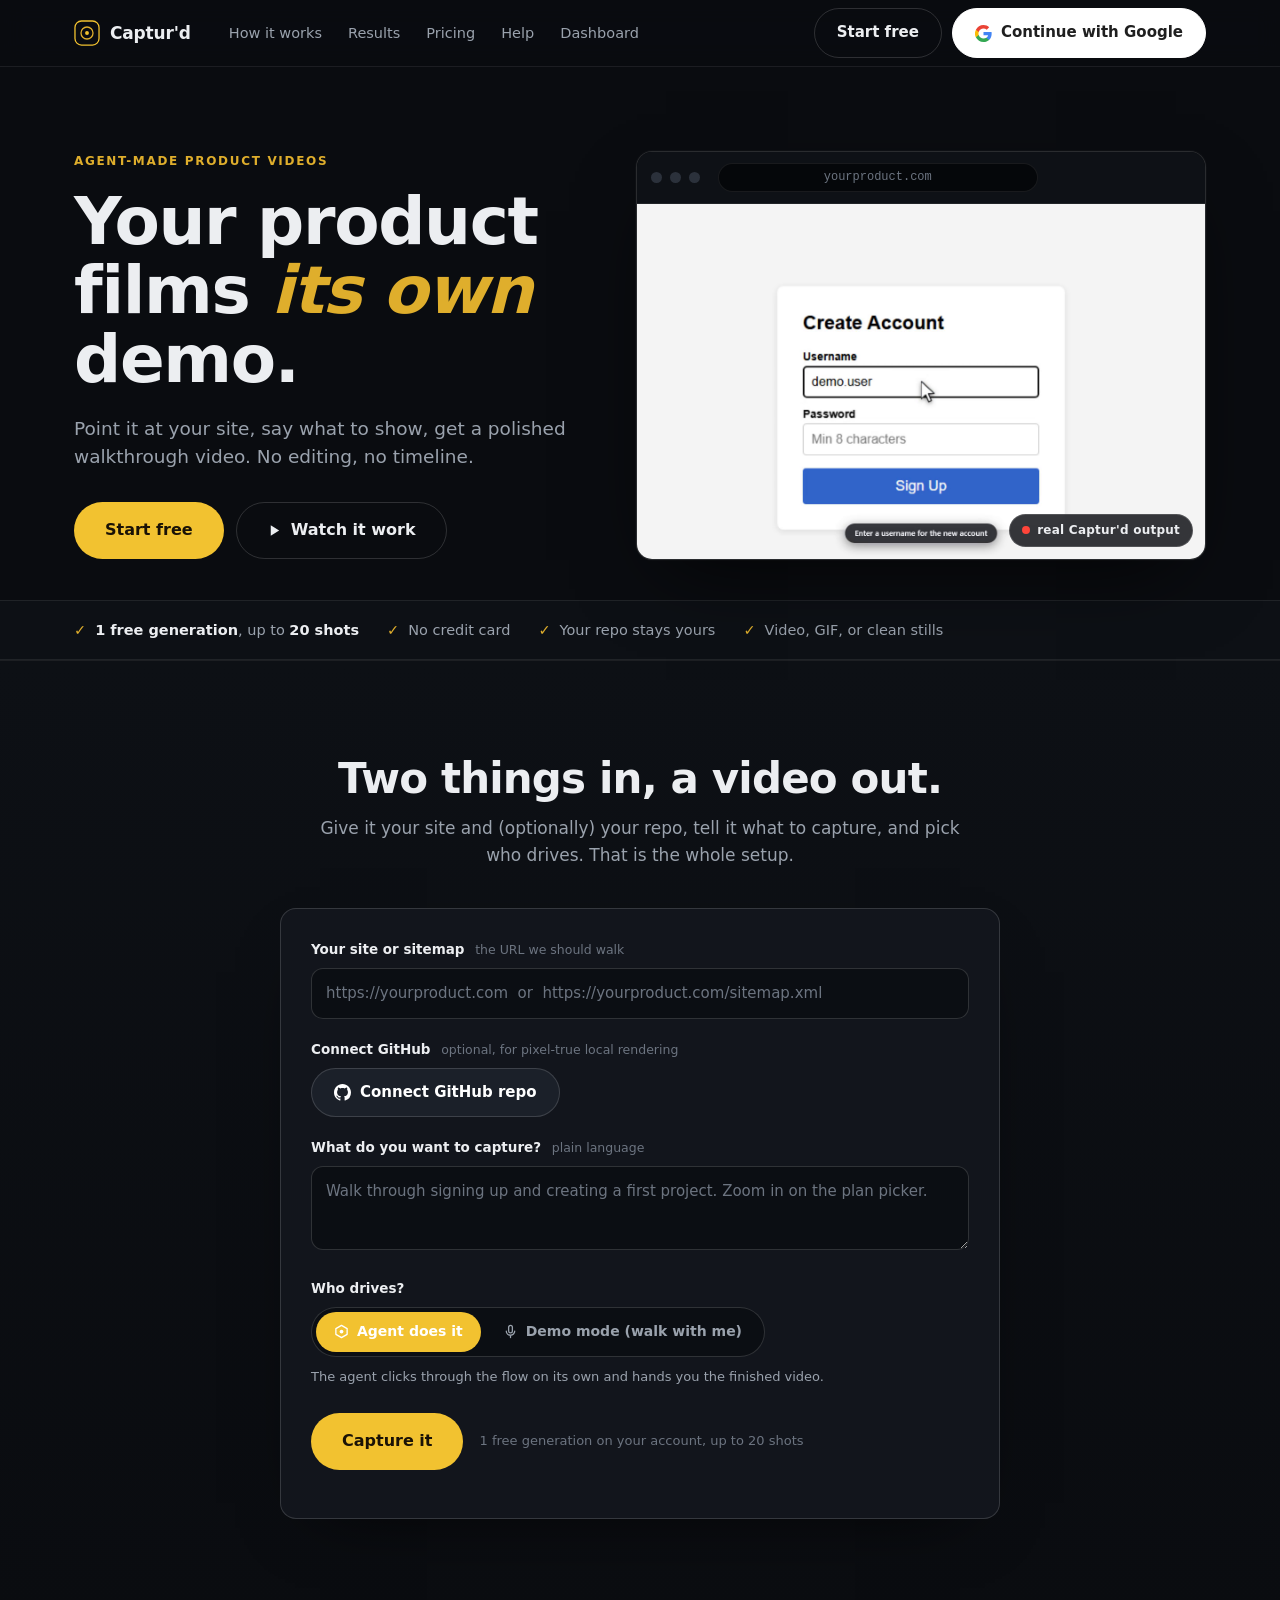
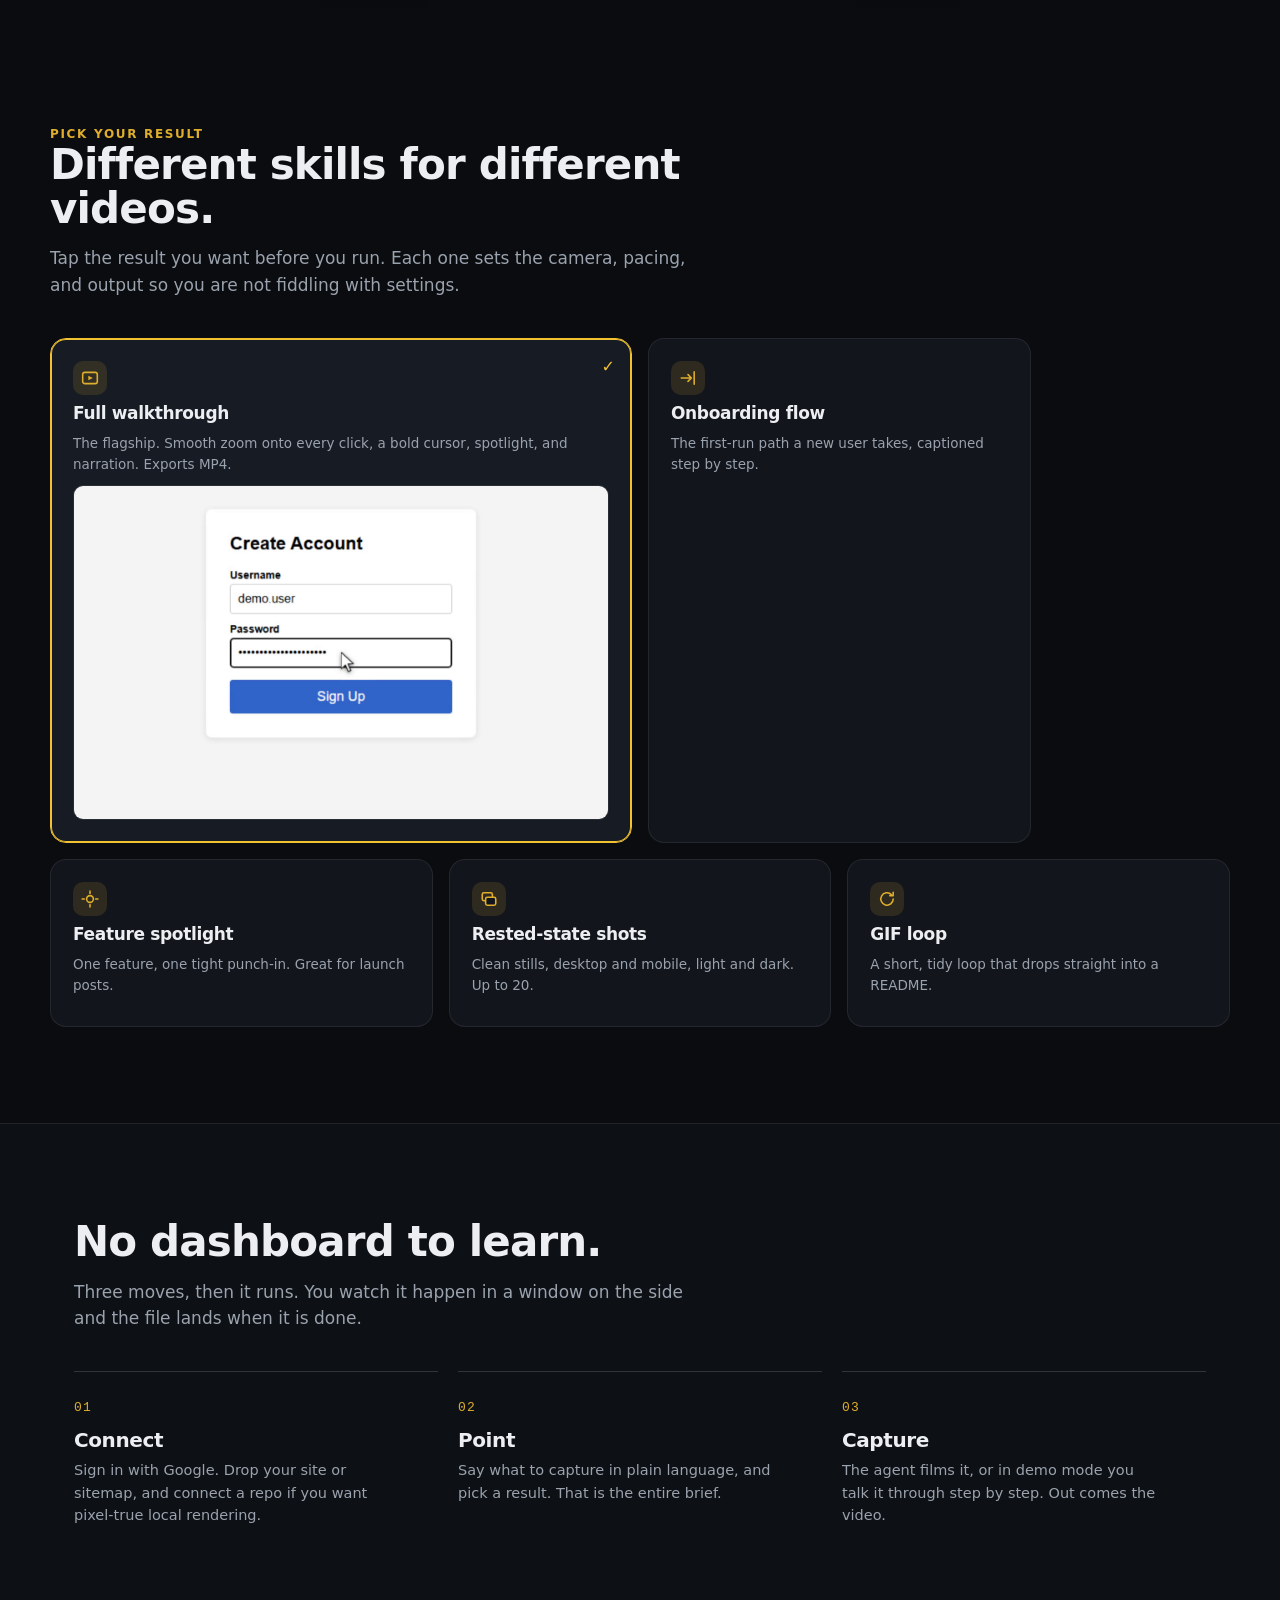
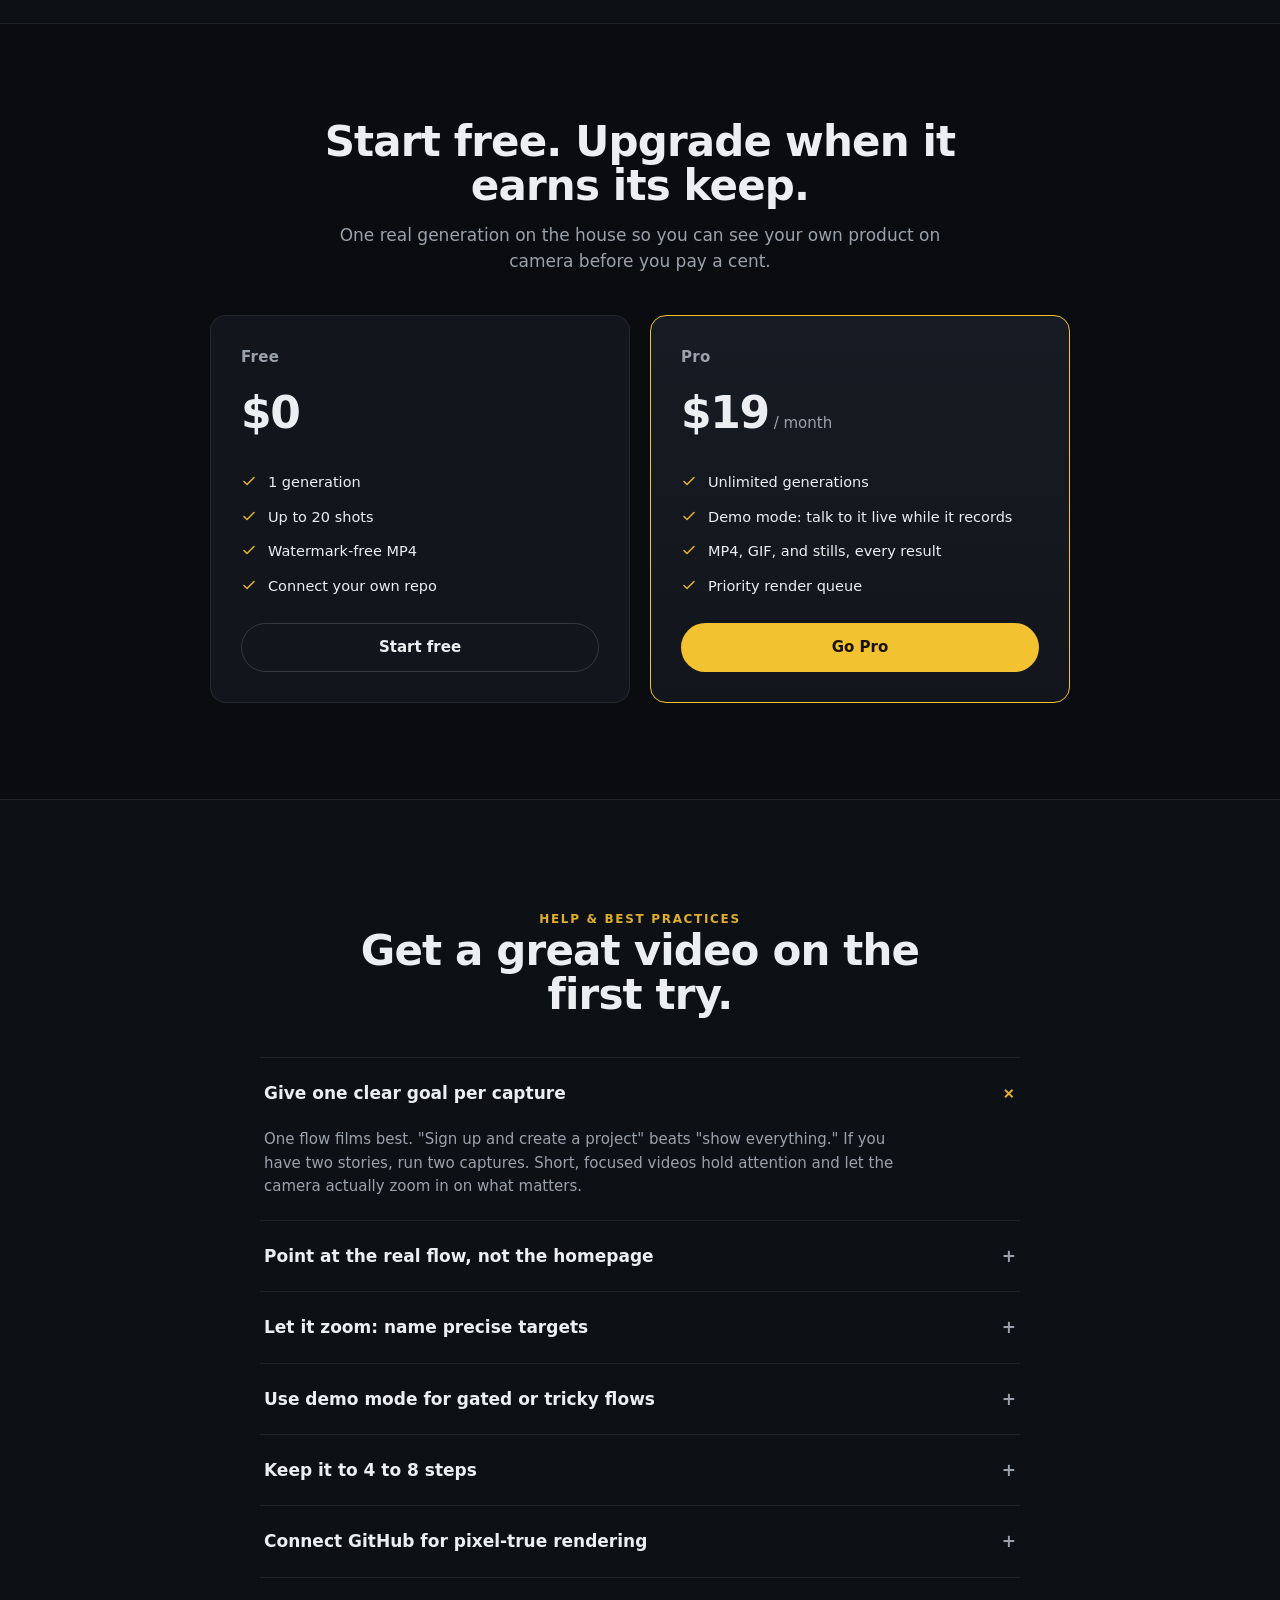
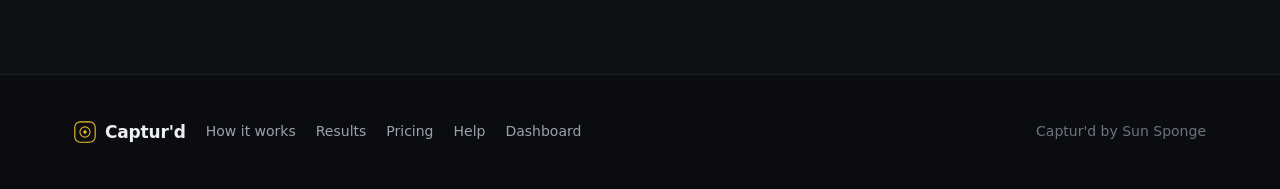
<file: web/index.html>
<!doctype html>
<html lang="en">
<head>
<meta charset="UTF-8" />
<meta name="viewport" content="width=device-width, initial-scale=1.0" />
<title>Captur'd - your product films its own demo</title>
<meta name="description" content="Point Captur'd at your site, say what to show, and get a polished walkthrough video. Agent-made product demos with cinematic zoom, a live cursor, and voiceover. No editing." />

<!--
  Captur'd landing + onboarding.  Single self-contained file so it deploys on
  any static host and sits behind any auth / paywall proxy.

  DEPLOYER CONFIG: set these once for your deployment. Everything degrades
  honestly when they are blank (the UI tells the user what is missing instead
  of pretending it worked).
-->
<script>
  window.CAPTURD_CONFIG = {
    googleAuthUrl: "",     // e.g. "/auth/google/start" or your Google Identity URL
    githubConnectUrl: "",  // e.g. "/connect/github/start"
    apiBase: "",           // e.g. "/api"  (POST {apiBase}/generate)
    freeGenerations: 1,    // one free run per new account
    freeShotLimit: 20,     // up to 20 shots on the free tier
    proPrice: "$19"        // monthly, edit to taste
  };
</script>

<style>
  *, *::before, *::after { box-sizing: border-box; }
  :root {
    --bg: #0a0c10;
    --bg-2: #0d1015;
    --panel: #12151c;
    --panel-2: #171b23;
    --line: rgba(255,255,255,0.08);
    --line-2: rgba(255,255,255,0.15);
    --text: #eceef1;
    --muted: #9aa2ad;
    --muted-2: #6c7480;
    --accent: #f2c230;
    --accent-2: #dfae2c;
    --accent-ink: #1a1206;
    --good: #35c47a;
    --r: 16px;
    --r-sm: 12px;
    --pill: 999px;
    --sans: ui-sans-serif, system-ui, -apple-system, "Segoe UI", Roboto, "Helvetica Neue", Arial, sans-serif;
    --mono: ui-monospace, "SF Mono", "Segoe UI Mono", Menlo, Consolas, monospace;
    --maxw: 1180px;
  }
  html { scroll-behavior: smooth; }
  @media (prefers-reduced-motion: reduce) { html { scroll-behavior: auto; } }
  body {
    margin: 0; background: var(--bg); color: var(--text);
    font-family: var(--sans); line-height: 1.55;
    -webkit-font-smoothing: antialiased; text-rendering: optimizeLegibility;
    overflow-x: hidden;
  }
  a { color: inherit; text-decoration: none; }
  h1, h2, h3 { margin: 0; letter-spacing: -0.02em; line-height: 1.05; font-weight: 680; }
  p { margin: 0; }
  img, video { max-width: 100%; display: block; }
  ::selection { background: rgba(242,194,48,0.35); }

  .wrap { max-width: var(--maxw); margin: 0 auto; padding: 0 24px; }
  .section { padding: 96px 0; }
  @media (max-width: 720px) { .section { padding: 64px 0; } }

  .eyebrow {
    font-size: 12px; letter-spacing: 0.14em; text-transform: uppercase;
    color: var(--accent-2); font-weight: 600;
  }
  .lead { color: var(--muted); font-size: 17px; max-width: 62ch; }

  /* ---- buttons ---- */
  .btn {
    display: inline-flex; align-items: center; gap: 9px; justify-content: center;
    font: inherit; font-weight: 600; font-size: 15px; cursor: pointer;
    border: 1px solid transparent; border-radius: var(--pill);
    padding: 12px 22px; transition: transform .08s ease, background .18s ease, border-color .18s ease, color .18s ease;
    white-space: nowrap;
  }
  .btn:active { transform: translateY(1px); }
  .btn-primary { background: var(--accent); color: var(--accent-ink); }
  .btn-primary:hover { background: var(--accent-2); }
  .btn-ghost { background: transparent; color: var(--text); border-color: var(--line-2); }
  .btn-ghost:hover { border-color: #fff; background: rgba(255,255,255,0.04); }
  .btn-google {
    background: #fff; color: #1f1f1f; border-color: #fff;
  }
  .btn-google:hover { background: #f1f3f5; }
  .btn-github { background: #1b2029; color: #fff; border-color: var(--line-2); }
  .btn-github:hover { border-color: #fff; }
  .btn-lg { padding: 15px 30px; font-size: 16px; }
  .btn svg { flex: 0 0 auto; }

  /* ---- nav ---- */
  header.nav {
    position: sticky; top: 0; z-index: 50;
    backdrop-filter: saturate(160%) blur(12px);
    background: rgba(10,12,16,0.72);
    border-bottom: 1px solid var(--line);
  }
  .nav-inner { display: flex; align-items: center; gap: 24px; height: 66px; }
  .brand { display: flex; align-items: center; gap: 10px; font-weight: 700; letter-spacing: -0.01em; font-size: 17px; }
  .brand .mark { width: 26px; height: 26px; }
  .nav-links { display: flex; gap: 26px; margin-left: 14px; }
  .nav-links a { color: var(--muted); font-size: 14.5px; font-weight: 500; transition: color .15s ease; }
  .nav-links a:hover { color: var(--text); }
  .nav-cta { margin-left: auto; display: flex; align-items: center; gap: 10px; }
  @media (max-width: 860px) {
    .nav-links { display: none; }
    .nav-cta .btn-ghost { display: none; }
  }

  /* ---- hero ---- */
  .hero { padding-top: 84px; padding-bottom: 40px; }
  .hero-grid { display: grid; grid-template-columns: 1.02fr 1.15fr; gap: 56px; align-items: center; }
  @media (max-width: 940px) { .hero-grid { grid-template-columns: 1fr; gap: 36px; } }
  .hero h1 { font-size: clamp(38px, 5.4vw, 66px); font-weight: 720; }
  .hero h1 .em { color: var(--accent-2); font-style: italic; font-weight: 700; }
  .hero .lead { margin-top: 20px; font-size: 18.5px; }
  .hero-cta { margin-top: 30px; display: flex; gap: 12px; flex-wrap: wrap; }

  .device {
    position: relative; border-radius: var(--r); overflow: hidden;
    border: 1px solid var(--line-2); background: #05070a;
    box-shadow: 0 30px 80px -30px rgba(0,0,0,0.8), 0 0 0 1px rgba(255,255,255,0.02);
  }
  .device-bar {
    display: flex; align-items: center; gap: 8px; padding: 11px 14px;
    background: #0e1116; border-bottom: 1px solid var(--line);
  }
  .dot { width: 11px; height: 11px; border-radius: 50%; background: #2b313b; }
  .device-url {
    margin-left: 10px; font-family: var(--mono); font-size: 12px; color: var(--muted-2);
    background: #05070a; border: 1px solid var(--line); border-radius: var(--pill);
    padding: 4px 12px; flex: 1; text-align: center; max-width: 320px;
  }
  .device video, .device img { width: 100%; aspect-ratio: 1280 / 800; object-fit: cover; background: #05070a; }
  .device .live-tag {
    position: absolute; right: 12px; bottom: 12px;
    display: flex; align-items: center; gap: 7px;
    font-size: 12px; font-weight: 600; letter-spacing: 0.02em;
    background: rgba(10,12,16,0.82); border: 1px solid var(--line-2);
    padding: 6px 12px; border-radius: var(--pill); color: var(--text);
    backdrop-filter: blur(6px);
  }
  .live-tag .rec { width: 8px; height: 8px; border-radius: 50%; background: #ff453a; }

  /* free-tier strip under hero */
  .freestrip { border-top: 1px solid var(--line); border-bottom: 1px solid var(--line); background: var(--bg-2); }
  .freestrip .row { display: flex; gap: 28px; align-items: center; flex-wrap: wrap; padding: 18px 0; color: var(--muted); font-size: 14.5px; }
  .freestrip .row b { color: var(--text); font-weight: 600; }
  .freestrip .chk { color: var(--accent-2); }
  .freestrip .item { display: inline-flex; align-items: center; gap: 9px; }

  /* ---- section heads ---- */
  .head { max-width: 640px; margin-bottom: 40px; }
  .head h2 { font-size: clamp(28px, 3.6vw, 42px); }
  .head p { margin-top: 14px; }

  /* ---- flow panel ---- */
  .flow { background: linear-gradient(180deg, var(--bg-2), var(--bg)); border-top: 1px solid var(--line); }
  .panel {
    background: var(--panel); border: 1px solid var(--line-2); border-radius: var(--r);
    padding: 30px; max-width: 720px; margin: 0 auto;
    box-shadow: 0 24px 70px -40px rgba(0,0,0,0.9);
  }
  .field { margin-bottom: 20px; }
  .field label { display: block; font-size: 13.5px; font-weight: 600; margin-bottom: 8px; color: var(--text); }
  .field .hint { font-size: 12.5px; color: var(--muted-2); font-weight: 400; margin-left: 6px; }
  .input, .textarea {
    width: 100%; font: inherit; font-size: 15px; color: var(--text);
    background: #0b0e13; border: 1px solid var(--line-2); border-radius: var(--r-sm);
    padding: 13px 14px; transition: border-color .15s ease, box-shadow .15s ease;
  }
  .textarea { min-height: 84px; resize: vertical; line-height: 1.5; }
  .input::placeholder, .textarea::placeholder { color: var(--muted-2); }
  .input:focus, .textarea:focus { outline: none; border-color: var(--accent); box-shadow: 0 0 0 3px rgba(242,194,48,0.18); }

  .gh-row { display: flex; align-items: center; gap: 12px; flex-wrap: wrap; }
  .gh-pill { display: none; align-items: center; gap: 8px; font-size: 13.5px; color: var(--text); background: #0b0e13; border: 1px solid var(--line-2); border-radius: var(--pill); padding: 8px 14px; }
  .gh-pill.on { display: inline-flex; }
  .gh-pill .chk { color: var(--good); }

  .seg { display: inline-flex; padding: 4px; gap: 4px; background: #0b0e13; border: 1px solid var(--line-2); border-radius: var(--pill); }
  .seg button {
    font: inherit; font-size: 14px; font-weight: 600; cursor: pointer; color: var(--muted);
    background: transparent; border: 0; border-radius: var(--pill); padding: 9px 18px;
    display: inline-flex; align-items: center; gap: 8px; transition: color .15s ease, background .15s ease;
  }
  .seg button[aria-pressed="true"] { background: var(--accent); color: #fff; }
  .seg .mic { width: 15px; height: 15px; }
  .seg-note { margin-top: 10px; font-size: 13px; color: var(--muted); min-height: 20px; }

  .run-row { display: flex; align-items: center; gap: 16px; margin-top: 26px; flex-wrap: wrap; }
  .run-meta { font-size: 13px; color: var(--muted-2); }
  .status { margin-top: 18px; font-size: 14px; border-radius: var(--r-sm); padding: 0; overflow: hidden; max-height: 0; transition: max-height .2s ease; }
  .status.show { max-height: 200px; }
  .status .inner { padding: 14px 16px; border-radius: var(--r-sm); border: 1px solid var(--line-2); background: #0b0e13; display: flex; gap: 11px; align-items: flex-start; }
  .status.err .inner { border-color: rgba(255,90,80,0.4); background: rgba(255,90,80,0.07); }
  .status .spin { width: 16px; height: 16px; border-radius: 50%; border: 2px solid var(--line-2); border-top-color: var(--accent); animation: spin 0.7s linear infinite; flex: 0 0 auto; margin-top: 1px; }
  @keyframes spin { to { transform: rotate(360deg); } }
  @media (prefers-reduced-motion: reduce) { .status .spin { animation: none; } }

  /* ---- result cards (skills) ---- */
  .cards { display: grid; grid-template-columns: repeat(6, 1fr); gap: 16px; }
  .card {
    grid-column: span 2; text-align: left; cursor: pointer; font: inherit; color: var(--text);
    background: var(--panel); border: 1px solid var(--line); border-radius: var(--r);
    padding: 22px; transition: transform .12s ease, border-color .18s ease, background .18s ease;
    position: relative; display: flex; flex-direction: column; gap: 10px; min-height: 168px;
  }
  .card:hover { transform: translateY(-3px); border-color: var(--line-2); }
  .card[aria-pressed="true"] { border-color: var(--accent); background: var(--panel-2); box-shadow: 0 0 0 1px var(--accent) inset; }
  .card .ic { width: 34px; height: 34px; border-radius: 10px; display: grid; place-items: center; background: rgba(242,194,48,0.12); color: var(--accent-2); }
  .card h3 { font-size: 17px; font-weight: 640; }
  .card p { color: var(--muted); font-size: 13.5px; }
  .card .tick { position: absolute; top: 16px; right: 16px; color: var(--accent); opacity: 0; transition: opacity .15s ease; }
  .card[aria-pressed="true"] .tick { opacity: 1; }
  .card.feature { grid-column: span 3; min-height: 200px; }
  .card.feature .media { margin-top: auto; border-radius: 10px; overflow: hidden; border: 1px solid var(--line); }
  .card.feature .media img { aspect-ratio: 1280/800; object-fit: cover; }
  @media (max-width: 900px) { .cards { grid-template-columns: repeat(2, 1fr); } .card, .card.feature { grid-column: span 1; } }
  @media (max-width: 560px) { .cards { grid-template-columns: 1fr; } }

  /* ---- how it works ---- */
  .steps { display: grid; grid-template-columns: repeat(3, 1fr); gap: 20px; position: relative; }
  .step { padding: 26px 0 0; }
  .step .n { font-family: var(--mono); font-size: 13px; color: var(--accent-2); letter-spacing: 0.1em; }
  .step h3 { font-size: 20px; margin: 12px 0 8px; }
  .step p { color: var(--muted); font-size: 14.5px; max-width: 34ch; }
  .step { border-top: 1px solid var(--line-2); }
  @media (max-width: 820px) { .steps { grid-template-columns: 1fr; gap: 8px; } }

  /* ---- pricing ---- */
  .plans { display: grid; grid-template-columns: 1fr 1fr; gap: 20px; max-width: 860px; margin: 0 auto; }
  @media (max-width: 720px) { .plans { grid-template-columns: 1fr; } }
  .plan { background: var(--panel); border: 1px solid var(--line); border-radius: var(--r); padding: 30px; display: flex; flex-direction: column; }
  .plan.pro { border-color: var(--accent); background: linear-gradient(180deg, var(--panel-2), var(--panel)); }
  .plan .name { font-size: 15px; font-weight: 600; color: var(--muted); letter-spacing: 0.02em; }
  .plan .price { font-size: 44px; font-weight: 700; letter-spacing: -0.03em; margin: 10px 0 2px; }
  .plan .price small { font-size: 15px; color: var(--muted); font-weight: 500; letter-spacing: 0; }
  .plan ul { list-style: none; padding: 0; margin: 22px 0 26px; display: grid; gap: 12px; }
  .plan li { display: flex; gap: 11px; align-items: flex-start; font-size: 14.5px; color: var(--text); }
  .plan li svg { flex: 0 0 auto; margin-top: 2px; color: var(--accent-2); }
  .plan .btn { width: 100%; margin-top: auto; }

  /* ---- help accordion ---- */
  .acc { max-width: 760px; margin: 0 auto; border-top: 1px solid var(--line); }
  .acc-item { border-bottom: 1px solid var(--line); }
  .acc-q { width: 100%; text-align: left; font: inherit; cursor: pointer; color: var(--text); background: none; border: 0; padding: 22px 4px; display: flex; align-items: center; gap: 16px; font-size: 17px; font-weight: 560; }
  .acc-q .plus { margin-left: auto; color: var(--muted); transition: transform .2s ease; flex: 0 0 auto; }
  .acc-item.open .acc-q .plus { transform: rotate(45deg); color: var(--accent-2); }
  .acc-a { max-height: 0; overflow: hidden; transition: max-height .24s ease; }
  .acc-a p { color: var(--muted); font-size: 15px; padding: 0 4px 22px; max-width: 68ch; }

  /* ---- footer ---- */
  footer { border-top: 1px solid var(--line); padding: 44px 0; color: var(--muted-2); }
  .foot { display: flex; align-items: center; gap: 20px; flex-wrap: wrap; font-size: 14px; }
  .foot .brand { color: var(--text); }
  .foot a { color: var(--muted); }
  .foot a:hover { color: var(--text); }
  .foot .sp { margin-left: auto; }

  /* ---- modal ---- */
  .modal { position: fixed; inset: 0; z-index: 100; display: none; align-items: center; justify-content: center; padding: 20px; }
  .modal.show { display: flex; }
  .modal .scrim { position: absolute; inset: 0; background: rgba(4,6,9,0.72); backdrop-filter: blur(4px); }
  .modal .card-m {
    position: relative; z-index: 1; width: 100%; max-width: 400px; text-align: center;
    background: var(--panel); border: 1px solid var(--line-2); border-radius: var(--r); padding: 32px 28px;
    box-shadow: 0 40px 100px -30px rgba(0,0,0,0.9);
  }
  .modal h3 { font-size: 22px; margin-bottom: 8px; }
  .modal p { color: var(--muted); font-size: 14.5px; margin-bottom: 22px; }
  .modal .btn-google { width: 100%; }
  .modal .fine { margin-top: 16px; font-size: 12px; color: var(--muted-2); }
  .modal .x { position: absolute; top: 14px; right: 14px; background: none; border: 0; color: var(--muted); cursor: pointer; font-size: 20px; line-height: 1; padding: 4px; }

  /* toast */
  .toast { position: fixed; left: 50%; bottom: 26px; transform: translateX(-50%) translateY(20px); z-index: 120; opacity: 0; pointer-events: none; transition: opacity .2s ease, transform .2s ease; background: var(--panel-2); border: 1px solid var(--line-2); color: var(--text); font-size: 14px; padding: 12px 18px; border-radius: var(--pill); box-shadow: 0 20px 50px -20px rgba(0,0,0,0.9); max-width: 90vw; }
  .toast.show { opacity: 1; transform: translateX(-50%) translateY(0); }

  /* reveal on scroll */
  .reveal { opacity: 0; transform: translateY(18px); transition: opacity .6s cubic-bezier(.16,1,.3,1), transform .6s cubic-bezier(.16,1,.3,1); }
  .reveal.in { opacity: 1; transform: none; }
  @media (prefers-reduced-motion: reduce) { .reveal { opacity: 1; transform: none; transition: none; } }
</style>
</head>
<body>

<!-- ============================ NAV ============================ -->
<header class="nav">
  <div class="wrap nav-inner">
    <a class="brand" href="#top" aria-label="Captur'd home">
      <svg class="mark" viewBox="0 0 32 32" fill="none" aria-hidden="true">
        <rect x="1.2" y="1.2" width="29.6" height="29.6" rx="8" stroke="#f2c230" stroke-width="1.6"/>
        <circle cx="16" cy="16" r="7.4" stroke="#dfae2c" stroke-width="1.6"/>
        <circle cx="16" cy="16" r="2.4" fill="#f2c230"/>
      </svg>
      Captur'd
    </a>
    <nav class="nav-links" aria-label="Primary">
      <a href="#how">How it works</a>
      <a href="#results">Results</a>
      <a href="#pricing">Pricing</a>
      <a href="#help">Help</a>
      <a href="dashboard.html">Dashboard</a>
    </nav>
    <div class="nav-cta">
      <a class="btn btn-ghost" href="#start">Start free</a>
      <button class="btn btn-google" data-auth aria-label="Continue with Google">
        <svg width="17" height="17" viewBox="0 0 18 18" aria-hidden="true"><path fill="#4285F4" d="M17.64 9.2c0-.64-.06-1.25-.16-1.84H9v3.48h4.84a4.14 4.14 0 0 1-1.8 2.72v2.26h2.92c1.7-1.57 2.68-3.88 2.68-6.62z"/><path fill="#34A853" d="M9 18c2.43 0 4.47-.8 5.96-2.18l-2.92-2.26c-.8.54-1.84.86-3.04.86-2.34 0-4.32-1.58-5.03-3.7H.96v2.33A9 9 0 0 0 9 18z"/><path fill="#FBBC05" d="M3.97 10.72a5.4 5.4 0 0 1 0-3.44V4.95H.96a9 9 0 0 0 0 8.1l3.01-2.33z"/><path fill="#EA4335" d="M9 3.58c1.32 0 2.5.46 3.44 1.35l2.58-2.58C13.47.9 11.43 0 9 0A9 9 0 0 0 .96 4.95l3.01 2.33C4.68 5.16 6.66 3.58 9 3.58z"/></svg>
        Continue with Google
      </button>
    </div>
  </div>
</header>

<span id="top"></span>

<!-- ============================ HERO ============================ -->
<section class="hero wrap">
  <div class="hero-grid">
    <div>
      <p class="eyebrow">Agent-made product videos</p>
      <h1 style="margin-top:16px">Your product films <span class="em">its own</span> demo.</h1>
      <p class="lead">Point it at your site, say what to show, get a polished walkthrough video. No editing, no timeline.</p>
      <div class="hero-cta">
        <a class="btn btn-primary btn-lg" href="#start">Start free</a>
        <a class="btn btn-ghost btn-lg" href="#demo-video" id="watch-demo">
          <svg width="15" height="15" viewBox="0 0 16 16" aria-hidden="true"><path d="M4 2.5v11l9-5.5-9-5.5z" fill="currentColor"/></svg>
          Watch it work
        </a>
      </div>
    </div>
    <div class="device" id="demo-video">
      <div class="device-bar">
        <span class="dot"></span><span class="dot"></span><span class="dot"></span>
        <span class="device-url">yourproduct.com</span>
      </div>
      <video id="hero-video" src="assets/hero.mp4" poster="assets/shot-zoom.png" muted loop playsinline preload="metadata" aria-label="A Captur'd walkthrough video: the camera zooms in on each field with a live cursor"></video>
      <span class="live-tag"><span class="rec"></span> real Captur'd output</span>
    </div>
  </div>
</section>

<div class="freestrip">
  <div class="wrap">
    <div class="row">
      <span class="item"><span class="chk" aria-hidden="true">&#10003;</span> <span><b>1 free generation</b>, up to <b>20 shots</b></span></span>
      <span class="item"><span class="chk" aria-hidden="true">&#10003;</span> No credit card</span>
      <span class="item"><span class="chk" aria-hidden="true">&#10003;</span> Your repo stays yours</span>
      <span class="item"><span class="chk" aria-hidden="true">&#10003;</span> Video, GIF, or clean stills</span>
    </div>
  </div>
</div>

<!-- ============================ THE FLOW ============================ -->
<section class="flow section" id="start">
  <div class="wrap">
    <div class="head reveal" style="text-align:center; margin-left:auto; margin-right:auto;">
      <h2>Two things in, a video out.</h2>
      <p class="lead" style="margin-left:auto;margin-right:auto;">Give it your site and (optionally) your repo, tell it what to capture, and pick who drives. That is the whole setup.</p>
    </div>

    <form class="panel reveal" id="capture-form" autocomplete="off">
      <div class="field">
        <label for="site">Your site or sitemap <span class="hint">the URL we should walk</span></label>
        <input class="input" id="site" name="site" type="url" placeholder="https://yourproduct.com  or  https://yourproduct.com/sitemap.xml" />
      </div>

      <div class="field">
        <label>Connect GitHub <span class="hint">optional, for pixel-true local rendering</span></label>
        <div class="gh-row">
          <button type="button" class="btn btn-github" id="gh-btn">
            <svg width="17" height="17" viewBox="0 0 16 16" fill="currentColor" aria-hidden="true"><path d="M8 0C3.58 0 0 3.58 0 8c0 3.54 2.29 6.53 5.47 7.59.4.07.55-.17.55-.38 0-.19-.01-.82-.01-1.49-2.01.37-2.53-.49-2.69-.94-.09-.23-.48-.94-.82-1.13-.28-.15-.68-.52-.01-.53.63-.01 1.08.58 1.23.82.72 1.21 1.87.87 2.33.66.07-.52.28-.87.51-1.07-1.78-.2-3.64-.89-3.64-3.95 0-.87.31-1.59.82-2.15-.08-.2-.36-1.02.08-2.12 0 0 .67-.21 2.2.82.64-.18 1.32-.27 2-.27.68 0 1.36.09 2 .27 1.53-1.04 2.2-.82 2.2-.82.44 1.1.16 1.92.08 2.12.51.56.82 1.27.82 2.15 0 3.07-1.87 3.75-3.65 3.95.29.25.54.73.54 1.48 0 1.07-.01 1.93-.01 2.2 0 .21.15.46.55.38A8.01 8.01 0 0 0 16 8c0-4.42-3.58-8-8-8z"/></svg>
          Connect GitHub repo
          </button>
          <span class="gh-pill" id="gh-pill"><span class="chk" aria-hidden="true">&#10003;</span> <span id="gh-name">connected</span></span>
        </div>
      </div>

      <div class="field">
        <label for="intent">What do you want to capture? <span class="hint">plain language</span></label>
        <textarea class="textarea" id="intent" name="intent" placeholder="Walk through signing up and creating a first project. Zoom in on the plan picker."></textarea>
      </div>

      <div class="field" style="margin-bottom:8px">
        <label>Who drives?</label>
        <div class="seg" role="group" aria-label="Capture mode">
          <button type="button" data-mode="agent" aria-pressed="true">
            <svg width="15" height="15" viewBox="0 0 16 16" fill="none" aria-hidden="true"><path d="M8 1.5 14 5v6L8 14.5 2 11V5l6-3.5Z" stroke="currentColor" stroke-width="1.4" stroke-linejoin="round"/><circle cx="8" cy="8" r="2" fill="currentColor"/></svg>
            Agent does it
          </button>
          <button type="button" data-mode="demo" aria-pressed="false">
            <svg class="mic" viewBox="0 0 16 16" fill="none" aria-hidden="true"><rect x="6" y="1.5" width="4" height="8" rx="2" stroke="currentColor" stroke-width="1.4"/><path d="M3.5 7.5a4.5 4.5 0 0 0 9 0M8 12v2.5" stroke="currentColor" stroke-width="1.4" stroke-linecap="round"/></svg>
            Demo mode (walk with me)
          </button>
        </div>
        <p class="seg-note" id="mode-note">The agent clicks through the flow on its own and hands you the finished video.</p>
      </div>

      <div class="run-row">
        <button type="submit" class="btn btn-primary btn-lg" id="capture-btn">Capture it</button>
        <span class="run-meta" id="run-meta">1 free generation on your account</span>
      </div>

      <div class="status" id="status" role="status" aria-live="polite"><div class="inner" id="status-inner"></div></div>
    </form>
  </div>
</section>

<!-- ============================ RESULTS / SKILLS ============================ -->
<section class="section wrap" id="results">
  <div class="head reveal">
    <p class="eyebrow">Pick your result</p>
    <h2>Different skills for different videos.</h2>
    <p class="lead">Tap the result you want before you run. Each one sets the camera, pacing, and output so you are not fiddling with settings.</p>
  </div>

  <div class="cards" id="cards">
    <button type="button" class="card feature" data-skill="walkthrough" data-intent="Full product walkthrough with cinematic zoom, a live cursor, and voiceover." aria-pressed="true">
      <span class="tick" aria-hidden="true">&#10003;</span>
      <span class="ic"><svg width="18" height="18" viewBox="0 0 16 16" fill="none" aria-hidden="true"><rect x="1.5" y="3" width="13" height="10" rx="2" stroke="currentColor" stroke-width="1.4"/><path d="m6.5 6 4 2-4 2V6Z" fill="currentColor"/></svg></span>
      <h3>Full walkthrough</h3>
      <p>The flagship. Smooth zoom onto every click, a bold cursor, spotlight, and narration. Exports MP4.</p>
      <span class="media"><img src="assets/shot-type.png" alt="A walkthrough frame: the camera zoomed tight on a form field with a large cursor" loading="lazy" /></span>
    </button>

    <button type="button" class="card" data-skill="onboarding" data-intent="First-run onboarding flow with step captions." aria-pressed="false">
      <span class="tick" aria-hidden="true">&#10003;</span>
      <span class="ic"><svg width="18" height="18" viewBox="0 0 16 16" fill="none" aria-hidden="true"><path d="M2 8h9m0 0-3-3m3 3-3 3" stroke="currentColor" stroke-width="1.4" stroke-linecap="round" stroke-linejoin="round"/><path d="M13.5 2.5v11" stroke="currentColor" stroke-width="1.4" stroke-linecap="round"/></svg></span>
      <h3>Onboarding flow</h3>
      <p>The first-run path a new user takes, captioned step by step.</p>
    </button>

    <button type="button" class="card" data-skill="spotlight" data-intent="Feature spotlight: one feature, tight zoom, short and punchy." aria-pressed="false">
      <span class="tick" aria-hidden="true">&#10003;</span>
      <span class="ic"><svg width="18" height="18" viewBox="0 0 16 16" fill="none" aria-hidden="true"><circle cx="8" cy="8" r="3" stroke="currentColor" stroke-width="1.4"/><path d="M8 1v2M8 13v2M1 8h2M13 8h2" stroke="currentColor" stroke-width="1.4" stroke-linecap="round"/></svg></span>
      <h3>Feature spotlight</h3>
      <p>One feature, one tight punch-in. Great for launch posts.</p>
    </button>

    <button type="button" class="card" data-skill="stills" data-intent="Rested-state stills across desktop and mobile, light and dark. Up to 20 shots." aria-pressed="false">
      <span class="tick" aria-hidden="true">&#10003;</span>
      <span class="ic"><svg width="18" height="18" viewBox="0 0 16 16" fill="none" aria-hidden="true"><rect x="2" y="2.5" width="9" height="7" rx="1.5" stroke="currentColor" stroke-width="1.4"/><rect x="5" y="6.5" width="9" height="7" rx="1.5" stroke="currentColor" stroke-width="1.4" fill="var(--panel)"/></svg></span>
      <h3>Rested-state shots</h3>
      <p>Clean stills, desktop and mobile, light and dark. Up to 20.</p>
    </button>

    <button type="button" class="card" data-skill="gif" data-intent="Short looping GIF for a README or a post." aria-pressed="false">
      <span class="tick" aria-hidden="true">&#10003;</span>
      <span class="ic"><svg width="18" height="18" viewBox="0 0 16 16" fill="none" aria-hidden="true"><path d="M13.5 8a5.5 5.5 0 1 1-1.6-3.9" stroke="currentColor" stroke-width="1.4" stroke-linecap="round"/><path d="M13.5 2v3h-3" stroke="currentColor" stroke-width="1.4" stroke-linecap="round" stroke-linejoin="round"/></svg></span>
      <h3>GIF loop</h3>
      <p>A short, tidy loop that drops straight into a README.</p>
    </button>
  </div>
</section>

<!-- ============================ HOW IT WORKS ============================ -->
<section class="section" id="how" style="background:var(--bg-2); border-top:1px solid var(--line); border-bottom:1px solid var(--line);">
  <div class="wrap">
    <div class="head reveal">
      <h2>No dashboard to learn.</h2>
      <p class="lead">Three moves, then it runs. You watch it happen in a window on the side and the file lands when it is done.</p>
    </div>
    <div class="steps">
      <div class="step reveal"><div class="n">01</div><h3>Connect</h3><p>Sign in with Google. Drop your site or sitemap, and connect a repo if you want pixel-true local rendering.</p></div>
      <div class="step reveal"><div class="n">02</div><h3>Point</h3><p>Say what to capture in plain language, and pick a result. That is the entire brief.</p></div>
      <div class="step reveal"><div class="n">03</div><h3>Capture</h3><p>The agent films it, or in demo mode you talk it through step by step. Out comes the video.</p></div>
    </div>
  </div>
</section>

<!-- ============================ PRICING ============================ -->
<section class="section wrap" id="pricing">
  <div class="head reveal" style="text-align:center; margin-left:auto; margin-right:auto;">
    <h2>Start free. Upgrade when it earns its keep.</h2>
    <p class="lead" style="margin-left:auto;margin-right:auto;">One real generation on the house so you can see your own product on camera before you pay a cent.</p>
  </div>
  <div class="plans">
    <div class="plan reveal">
      <div class="name">Free</div>
      <div class="price">$0</div>
      <ul>
        <li><svg width="16" height="16" viewBox="0 0 16 16" fill="none"><path d="m3 8.5 3 3 7-7" stroke="currentColor" stroke-width="1.6" stroke-linecap="round" stroke-linejoin="round"/></svg>1 generation</li>
        <li><svg width="16" height="16" viewBox="0 0 16 16" fill="none"><path d="m3 8.5 3 3 7-7" stroke="currentColor" stroke-width="1.6" stroke-linecap="round" stroke-linejoin="round"/></svg>Up to 20 shots</li>
        <li><svg width="16" height="16" viewBox="0 0 16 16" fill="none"><path d="m3 8.5 3 3 7-7" stroke="currentColor" stroke-width="1.6" stroke-linecap="round" stroke-linejoin="round"/></svg>Watermark-free MP4</li>
        <li><svg width="16" height="16" viewBox="0 0 16 16" fill="none"><path d="m3 8.5 3 3 7-7" stroke="currentColor" stroke-width="1.6" stroke-linecap="round" stroke-linejoin="round"/></svg>Connect your own repo</li>
      </ul>
      <button class="btn btn-ghost" data-auth>Start free</button>
    </div>
    <div class="plan pro reveal">
      <div class="name">Pro</div>
      <div class="price" id="pro-price">$19<small> / month</small></div>
      <ul>
        <li><svg width="16" height="16" viewBox="0 0 16 16" fill="none"><path d="m3 8.5 3 3 7-7" stroke="currentColor" stroke-width="1.6" stroke-linecap="round" stroke-linejoin="round"/></svg>Unlimited generations</li>
        <li><svg width="16" height="16" viewBox="0 0 16 16" fill="none"><path d="m3 8.5 3 3 7-7" stroke="currentColor" stroke-width="1.6" stroke-linecap="round" stroke-linejoin="round"/></svg>Demo mode: talk to it live while it records</li>
        <li><svg width="16" height="16" viewBox="0 0 16 16" fill="none"><path d="m3 8.5 3 3 7-7" stroke="currentColor" stroke-width="1.6" stroke-linecap="round" stroke-linejoin="round"/></svg>MP4, GIF, and stills, every result</li>
        <li><svg width="16" height="16" viewBox="0 0 16 16" fill="none"><path d="m3 8.5 3 3 7-7" stroke="currentColor" stroke-width="1.6" stroke-linecap="round" stroke-linejoin="round"/></svg>Priority render queue</li>
      </ul>
      <button class="btn btn-primary" data-auth>Go Pro</button>
    </div>
  </div>
</section>

<!-- ============================ HELP ============================ -->
<section class="section" id="help" style="background:var(--bg-2); border-top:1px solid var(--line);">
  <div class="wrap">
    <div class="head reveal" style="text-align:center; margin-left:auto; margin-right:auto;">
      <p class="eyebrow">Help &amp; best practices</p>
      <h2>Get a great video on the first try.</h2>
    </div>
    <div class="acc" id="acc">
      <div class="acc-item open">
        <button class="acc-q" aria-expanded="true">Give one clear goal per capture<span class="plus" aria-hidden="true">+</span></button>
        <div class="acc-a"><p>One flow films best. "Sign up and create a project" beats "show everything." If you have two stories, run two captures. Short, focused videos hold attention and let the camera actually zoom in on what matters.</p></div>
      </div>
      <div class="acc-item">
        <button class="acc-q" aria-expanded="false">Point at the real flow, not the homepage<span class="plus" aria-hidden="true">+</span></button>
        <div class="acc-a"><p>Give the URL where the action starts (your app, a signup page, a specific feature). The homepage is a poster, not a walkthrough. If your app is behind a login, use demo mode so you can drive past the gate.</p></div>
      </div>
      <div class="acc-item">
        <button class="acc-q" aria-expanded="false">Let it zoom: name precise targets<span class="plus" aria-hidden="true">+</span></button>
        <div class="acc-a"><p>The camera punches in on whatever you click, hardest on small chips and icons. Tell it "click the plan picker" rather than "scroll around," and every step lands a tight, readable close-up instead of a vague pan.</p></div>
      </div>
      <div class="acc-item">
        <button class="acc-q" aria-expanded="false">Use demo mode for gated or tricky flows<span class="plus" aria-hidden="true">+</span></button>
        <div class="acc-a"><p>Hit the mic and talk it through: "click the house button, now type this." It performs each step on camera while you speak, and nothing you say shows up in the recording. Perfect for logins, payments, and anything the agent cannot reach on its own.</p></div>
      </div>
      <div class="acc-item">
        <button class="acc-q" aria-expanded="false">Keep it to 4 to 8 steps<span class="plus" aria-hidden="true">+</span></button>
        <div class="acc-a"><p>The best product clips are short. Four to eight steps keeps the pacing snappy so a viewer can catch the whole thing in a scroll. If a flow is longer, split it or trim to the moments that sell it.</p></div>
      </div>
      <div class="acc-item">
        <button class="acc-q" aria-expanded="false">Connect GitHub for pixel-true rendering<span class="plus" aria-hidden="true">+</span></button>
        <div class="acc-a"><p>Point it at a public URL and it films what is live. Connect the repo and it can render your exact build, so the video matches the version you are about to ship, not whatever is cached in production.</p></div>
      </div>
    </div>
  </div>
</section>

<!-- ============================ FOOTER ============================ -->
<footer>
  <div class="wrap foot">
    <span class="brand" style="display:flex;align-items:center;gap:9px;">
      <svg width="22" height="22" viewBox="0 0 32 32" fill="none" aria-hidden="true"><rect x="1.2" y="1.2" width="29.6" height="29.6" rx="8" stroke="#f2c230" stroke-width="1.6"/><circle cx="16" cy="16" r="7.4" stroke="#dfae2c" stroke-width="1.6"/><circle cx="16" cy="16" r="2.4" fill="#f2c230"/></svg>
      Captur'd
    </span>
    <a href="#how">How it works</a>
    <a href="#results">Results</a>
    <a href="#pricing">Pricing</a>
    <a href="#help">Help</a>
    <a href="dashboard.html">Dashboard</a>
    <span class="sp">Captur'd by Sun Sponge</span>
  </div>
</footer>

<!-- ============================ MODAL ============================ -->
<div class="modal" id="auth-modal" role="dialog" aria-modal="true" aria-labelledby="auth-title">
  <div class="scrim" data-close></div>
  <div class="card-m">
    <button class="x" data-close aria-label="Close">&times;</button>
    <h3 id="auth-title">Sign in to start</h3>
    <p>Continue with Google to claim your free generation. Your repo and captures stay tied to your account.</p>
    <button class="btn btn-google" data-auth>
      <svg width="17" height="17" viewBox="0 0 18 18" aria-hidden="true"><path fill="#4285F4" d="M17.64 9.2c0-.64-.06-1.25-.16-1.84H9v3.48h4.84a4.14 4.14 0 0 1-1.8 2.72v2.26h2.92c1.7-1.57 2.68-3.88 2.68-6.62z"/><path fill="#34A853" d="M9 18c2.43 0 4.47-.8 5.96-2.18l-2.92-2.26c-.8.54-1.84.86-3.04.86-2.34 0-4.32-1.58-5.03-3.7H.96v2.33A9 9 0 0 0 9 18z"/><path fill="#FBBC05" d="M3.97 10.72a5.4 5.4 0 0 1 0-3.44V4.95H.96a9 9 0 0 0 0 8.1l3.01-2.33z"/><path fill="#EA4335" d="M9 3.58c1.32 0 2.5.46 3.44 1.35l2.58-2.58C13.47.9 11.43 0 9 0A9 9 0 0 0 .96 4.95l3.01 2.33C4.68 5.16 6.66 3.58 9 3.58z"/></svg>
      Continue with Google
    </button>
    <p class="fine">One free generation, up to 20 shots. No card required.</p>
  </div>
</div>

<div class="toast" id="toast" role="status" aria-live="polite"></div>

<script>
(() => {
  "use strict";
  const CFG = window.CAPTURD_CONFIG || {};
  const $ = (s, r=document) => r.querySelector(s);
  const $$ = (s, r=document) => Array.from(r.querySelectorAll(s));

  // apply config-driven copy
  if (CFG.proPrice) $("#pro-price").innerHTML = CFG.proPrice + "<small> / month</small>";
  if (CFG.freeShotLimit) $("#run-meta").textContent =
    CFG.freeGenerations + " free generation on your account, up to " + CFG.freeShotLimit + " shots";

  // ---- toast ----
  let toastT;
  function toast(msg) {
    const t = $("#toast"); t.textContent = msg; t.classList.add("show");
    clearTimeout(toastT); toastT = setTimeout(() => t.classList.remove("show"), 3200);
  }

  // ---- auth (Google) ----
  let authed = false;
  function startAuth() {
    if (CFG.googleAuthUrl) { window.location.href = CFG.googleAuthUrl; return; }
    // No backend wired yet: be honest, do not fake a login.
    authed = true; // let the demo flow proceed locally so the owner can click through
    closeModal();
    toast("Demo: set CAPTURD_CONFIG.googleAuthUrl to wire real Google sign-in.");
    $("#run-meta").textContent = "Signed in (demo). 1 free generation ready.";
  }
  $$("[data-auth]").forEach(b => b.addEventListener("click", startAuth));

  // ---- modal ----
  const modal = $("#auth-modal");
  function openModal() { modal.classList.add("show"); document.body.style.overflow = "hidden"; }
  function closeModal() { modal.classList.remove("show"); document.body.style.overflow = ""; }
  $$("[data-close]").forEach(el => el.addEventListener("click", closeModal));
  document.addEventListener("keydown", e => { if (e.key === "Escape") closeModal(); });

  // ---- GitHub connect ----
  $("#gh-btn").addEventListener("click", () => {
    if (CFG.githubConnectUrl) { window.location.href = CFG.githubConnectUrl; return; }
    // Demo: reflect a connected state so the flow reads end to end.
    $("#gh-name").textContent = "your-org/your-repo";
    $("#gh-pill").classList.add("on");
    $("#gh-btn").textContent = "Repo connected";
    toast("Demo: set CAPTURD_CONFIG.githubConnectUrl to wire real GitHub OAuth.");
  });

  // ---- mode toggle ----
  const modeNotes = {
    agent: "The agent clicks through the flow on its own and hands you the finished video.",
    demo: "You hit the mic and talk it through while it records. Nothing you say shows on screen."
  };
  let mode = "agent";
  $$('.seg [data-mode]').forEach(btn => btn.addEventListener("click", () => {
    mode = btn.dataset.mode;
    $$('.seg [data-mode]').forEach(b => b.setAttribute("aria-pressed", String(b === btn)));
    $("#mode-note").textContent = modeNotes[mode];
  }));

  // ---- result skill cards ----
  let skill = "walkthrough";
  $$("#cards .card").forEach(card => card.addEventListener("click", () => {
    skill = card.dataset.skill;
    $$("#cards .card").forEach(c => c.setAttribute("aria-pressed", String(c === card)));
    // reflect the choice into the brief and bring the user to the flow
    const intent = $("#intent");
    if (!intent.value.trim() || intent.dataset.auto === "1") {
      intent.value = card.dataset.intent; intent.dataset.auto = "1";
    }
    toast('Result set: "' + card.querySelector("h3").textContent + '". Adjust the brief and capture.');
    $("#start").scrollIntoView({ behavior: "smooth", block: "start" });
  }));
  $("#intent").addEventListener("input", () => { $("#intent").dataset.auto = "0"; });

  // ---- status helpers ----
  const status = $("#status"), statusInner = $("#status-inner");
  function showStatus(html, isErr) {
    statusInner.innerHTML = html;
    status.classList.toggle("err", !!isErr);
    status.classList.add("show");
  }
  function hideStatus() { status.classList.remove("show"); }

  // ---- the capture run ----
  $("#capture-form").addEventListener("submit", async (e) => {
    e.preventDefault();
    const site = $("#site").value.trim();
    if (!site) { showStatus("Add your site or sitemap URL first.", true); $("#site").focus(); return; }
    if (!authed && !CFG.apiBase) { openModal(); return; }
    if (!authed) { openModal(); return; }

    const payload = {
      site, intent: $("#intent").value.trim(), mode, skill,
      github: $("#gh-pill").classList.contains("on") ? $("#gh-name").textContent : null
    };

    if (!CFG.apiBase) {
      // Honest: no backend wired. Say exactly what is missing, do not fake success.
      showStatus(
        '<span class="spin"></span><div><b>Front end ready.</b> This build has no backend wired yet. ' +
        'Set <code style="font-family:var(--mono);color:var(--accent-2)">CAPTURD_CONFIG.apiBase</code> to a server that runs the Captur\'d engine ' +
        '(<code style="font-family:var(--mono)">POST /generate</code>) and this button will kick off a real render.</div>', false);
      setTimeout(() => { const s = $("#status .spin"); if (s) s.remove(); }, 900);
      return;
    }

    // Real path.
    showStatus('<span class="spin"></span><div>Starting your ' + skill + ' capture of <b>' + site + '</b>. A window will open and you will see it work.</div>', false);
    $("#capture-btn").disabled = true;
    try {
      const res = await fetch(CFG.apiBase.replace(/\/$/, "") + "/generate", {
        method: "POST", headers: { "Content-Type": "application/json" }, body: JSON.stringify(payload)
      });
      if (!res.ok) throw new Error("HTTP " + res.status);
      const data = await res.json();
      showStatus('<div><b>Capture started.</b> ' + (data.message || "Your video is rendering. We will email you the link.") + '</div>', false);
    } catch (err) {
      showStatus('<div>Could not reach the capture engine (' + err.message + '). Check the backend and try again.</div>', true);
    } finally {
      $("#capture-btn").disabled = false;
    }
  });

  // ---- accordion ----
  $$("#acc .acc-q").forEach(q => q.addEventListener("click", () => {
    const item = q.parentElement, a = q.nextElementSibling, open = item.classList.contains("open");
    if (open) { item.classList.remove("open"); q.setAttribute("aria-expanded", "false"); a.style.maxHeight = null; }
    else { item.classList.add("open"); q.setAttribute("aria-expanded", "true"); a.style.maxHeight = a.scrollHeight + "px"; }
  }));
  // open the first item's height on load
  const firstA = $("#acc .acc-item.open .acc-a"); if (firstA) firstA.style.maxHeight = firstA.scrollHeight + "px";

  // ---- hero video: autoplay unless reduced motion ----
  const v = $("#hero-video");
  const reduce = window.matchMedia("(prefers-reduced-motion: reduce)").matches;
  if (v && !reduce) { v.play().catch(() => {}); }
  $("#watch-demo").addEventListener("click", () => { if (v) v.play().catch(() => {}); });

  // ---- reveal on scroll ----
  if ("IntersectionObserver" in window && !reduce) {
    const io = new IntersectionObserver((entries) => {
      entries.forEach(en => { if (en.isIntersecting) { en.target.classList.add("in"); io.unobserve(en.target); } });
    }, { threshold: 0.12 });
    $$(".reveal").forEach(el => io.observe(el));
  } else {
    $$(".reveal").forEach(el => el.classList.add("in"));
  }
})();
</script>
</body>
</html>
</file>
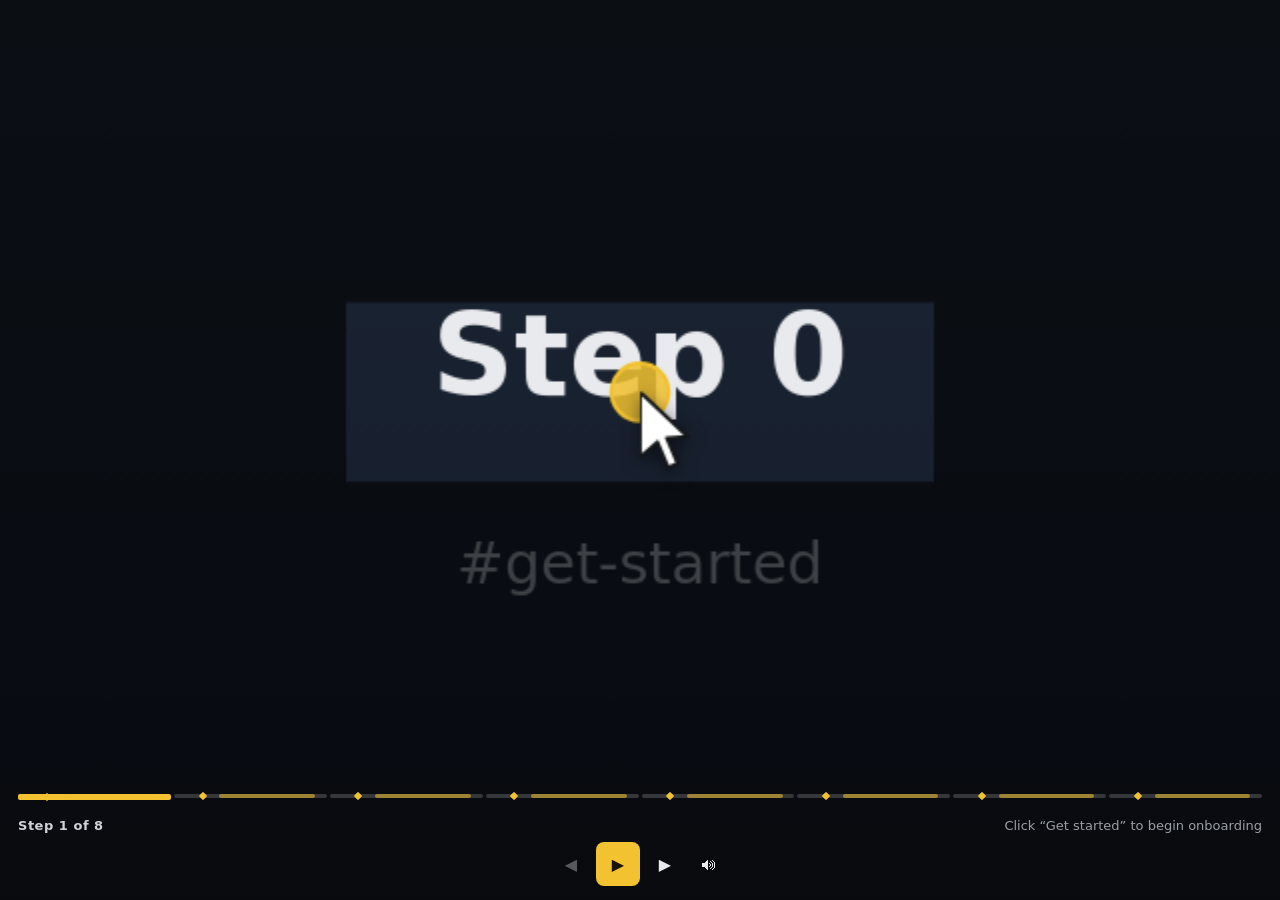
<file: capturd/walk/templates/viewer.html>
<!doctype html>
<html lang="en">
<head>
  <meta charset="UTF-8" />
  <meta name="viewport" content="width=device-width, initial-scale=1.0" />
  <title>DemoForge Viewer</title>
  <style>
    /* ------------------------------------------------------------------ */
    /*  Reset + base                                                       */
    /* ------------------------------------------------------------------ */
    *, *::before, *::after { box-sizing: border-box; }
    html, body { margin: 0; padding: 0; height: 100%; background: #0a0e13; color: #e8eef2;
                 font-family: -apple-system, "SF Pro Text", "Segoe UI Variable Text", "Segoe UI",
                              system-ui, "Helvetica Neue", sans-serif;
                 overflow: hidden; }
    button { font: inherit; color: inherit; background: transparent; border: 0;
             cursor: pointer; padding: 0; }
    button:focus-visible { outline: 2px solid #f2c230; outline-offset: 2px; border-radius: 4px; }

    /* ------------------------------------------------------------------ */
    /*  Viewer shell                                                       */
    /* ------------------------------------------------------------------ */
    #viewer {
      position: fixed; inset: 0;
      display: flex; flex-direction: column;
      background: #0a0e13;
      user-select: none;
      -webkit-user-select: none;
    }

    /* ------------------------------------------------------------------ */
    /*  Screenshot layer                                                   */
    /* ------------------------------------------------------------------ */
    #screenshot-container {
      position: relative; flex: 1 1 auto;
      overflow: hidden;
      background: #0a0e13;
    }
    #screenshot {
      display: block;
      width: 100%; height: 100%;
      object-fit: contain;
      opacity: 0;
      transition: opacity 300ms ease-in-out;
      pointer-events: none;
    }
    #screenshot.visible { opacity: 1; }

    #hotspot-layer {
      position: absolute; inset: 0;
      width: 100%; height: 100%;
      pointer-events: none;
      overflow: visible;
    }
    #hotspot {
      pointer-events: auto;
      cursor: pointer;
      transform-box: fill-box;
      transform-origin: center;
      animation: hotspot-pulse 1.2s ease-in-out infinite;
    }
    #hotspot-ring {
      fill: none;
      stroke: #f2c230;
      stroke-width: 2;
      pointer-events: auto;
      cursor: pointer;
      transform-box: fill-box;
      transform-origin: center;
      animation: hotspot-ring 1.2s ease-in-out infinite;
    }
    @keyframes hotspot-pulse {
      0%, 100% { transform: scale(1);   opacity: 0.85; }
      50%      { transform: scale(1.3); opacity: 0.30; }
    }
    @keyframes hotspot-ring {
      0%   { transform: scale(0.6); opacity: 1; }
      100% { transform: scale(2.4); opacity: 0; }
    }

    /* ------------------------------------------------------------------ */
    /*  Cursor — lives INSIDE the panzoom layer (content space) so it      */
    /*  stays glued to the page under any camera zoom/pan.                 */
    /* ------------------------------------------------------------------ */
    #cursor {
      position: absolute;
      width: 30px; height: 42px;
      pointer-events: none;
      transform-origin: 0 0;
      opacity: 0;
      transition: opacity 120ms ease-out;
      filter: drop-shadow(0 2px 4px rgba(0,0,0,0.5));
      z-index: 6;
    }
    #cursor.visible { opacity: 1; }
    /* Soft hover halo + click ripple, drawn in the SVG hotspot layer. */
    #hotspot-ring { transition: none; }

    /* Caption pill — rendered during export so the MP4 carries the        */
    /* step narration as an on-screen callout.                             */
    #export-caption {
      position: absolute;
      left: 50%; bottom: 36px;
      transform: translateX(-50%);
      max-width: 72%;
      padding: 10px 22px;
      border-radius: 999px;
      background: rgba(12, 14, 18, 0.82);
      color: #f2f4f7;
      font-size: 17px;
      font-weight: 500;
      line-height: 1.4;
      text-align: center;
      letter-spacing: 0.01em;
      box-shadow: 0 6px 24px rgba(0,0,0,0.45);
      backdrop-filter: blur(6px);
      opacity: 0;
      pointer-events: none;
      z-index: 7;
      white-space: nowrap;
      overflow: hidden;
      text-overflow: ellipsis;
    }

    /* Export mode: kill every wall-clock animation/transition — the       */
    /* deterministic renderer owns all motion via seek(tMs).               */
    body.export-mode #controls { display: none; }
    body.export-mode *, body.export-mode *::before, body.export-mode *::after {
      transition: none !important;
      animation: none !important;
    }

    /* ------------------------------------------------------------------ */
    /*  Panzoom layer — transformed by the panzoom engine                  */
    /* ------------------------------------------------------------------ */
    #panzoom-layer {
      position: absolute;
      /* dimensions set dynamically from demo spec viewport */
      transform-origin: 0 0;
      will-change: transform;
    }

    /* ------------------------------------------------------------------ */
    /*  Spotlight overlay — dims everything except the target              */
    /* ------------------------------------------------------------------ */
    #spotlight-overlay {
      position: absolute;
      inset: 0;
      background: rgba(0, 0, 0, 0.7);
      pointer-events: none;
      z-index: 4;
      opacity: 0;
      transition: opacity 200ms ease;
      /* clip-path is set dynamically via JS to punch a hole */
      clip-path: none;
    }
    #spotlight-overlay.active {
      opacity: 1;
    }

    /* ------------------------------------------------------------------ */
    /*  Controls (video-player chrome)                                     */
    /* ------------------------------------------------------------------ */
    #controls {
      flex: 0 0 auto;
      background: linear-gradient(to top, rgba(8,10,14,0.95), rgba(8,10,14,0.75));
      padding: 12px 18px 14px;
      opacity: 1;
      transition: opacity 280ms ease;
    }
    #controls.hidden { opacity: 0; pointer-events: none; }

    #progress-bar {
      display: flex; gap: 3px;
      margin-bottom: 14px;
      cursor: pointer;
      touch-action: none;
    }
    .progress-segment {
      position: relative;
      flex: 1 1 0;
      height: 4px;
      background: rgba(255,255,255,0.18);
      border-radius: 2px;
      border: 0;
      padding: 0;
      cursor: pointer;
      overflow: visible;
      transition: background 160ms ease, height 160ms ease;
    }
    .progress-segment:hover { height: 6px; }
    .progress-segment.done   { background: rgba(255,255,255,0.55); }
    .progress-segment.current{ background: #f2c230; height: 6px; }
    .progress-segment:focus-visible { outline: 2px solid #fff; outline-offset: 2px; }
    /* Camera-hold span — a flat gold segment over the portion of the step  */
    /* where the timeline is holding on the target (capturd HUD spec).     */
    .progress-segment__hold {
      position: absolute; top: 0; bottom: 0;
      background: rgba(242,194,48,0.55);
      border-radius: 2px;
      pointer-events: none;
    }
    /* Zoom/pan keyframe — a gold diamond marker on the track.              */
    .progress-segment__marker {
      position: absolute; top: 50%; width: 6px; height: 6px;
      background: #f2c230; transform: translate(-50%, -50%) rotate(45deg);
      border-radius: 1px; pointer-events: none;
    }
    /* Voice beat — a tick mark under the track.                            */
    .progress-segment__beat {
      position: absolute; top: 100%; margin-top: 3px; width: 1px; height: 4px;
      background: rgba(151,183,196,0.55); pointer-events: none;
    }

    #info-row {
      display: flex; align-items: center; justify-content: space-between;
      gap: 16px;
      margin-bottom: 6px;
      min-height: 22px;
    }
    #step-info {
      font-size: 13px;
      font-weight: 600;
      letter-spacing: 0.04em;
      color: #cfd3d8;
      font-variant-numeric: tabular-nums;
    }
    #annotation {
      font-size: 13px;
      color: #9aa0a6;
      text-align: right;
      flex: 1 1 auto;
      white-space: nowrap;
      overflow: hidden;
      text-overflow: ellipsis;
      opacity: 0;
      transition: opacity 200ms ease;
    }
    #annotation.visible { opacity: 1; }

    #buttons {
      display: flex; gap: 6px; justify-content: center; align-items: center;
    }
    .ctrl-btn {
      width: 38px; height: 38px;
      display: inline-flex; align-items: center; justify-content: center;
      border-radius: 8px;
      color: #e8eaed;
      font-size: 16px;
      transition: background 140ms ease, transform 80ms ease;
    }
    .ctrl-btn:hover  { background: rgba(255,255,255,0.10); }
    .ctrl-btn:active { transform: scale(0.94); }
    .ctrl-btn:disabled,
    .ctrl-btn[aria-disabled="true"] {
      opacity: 0.35; cursor: not-allowed;
    }
    .ctrl-btn.primary { background: #f2c230; color: #1a1206; width: 44px; height: 44px; }
    .ctrl-btn.primary:hover { background: #dfae2c; }

    /* ------------------------------------------------------------------ */
    /*  Empty / error states                                               */
    /* ------------------------------------------------------------------ */
    #empty-state {
      position: absolute; inset: 0;
      display: none;
      align-items: center; justify-content: center;
      flex-direction: column;
      gap: 12px;
      color: #9aa0a6;
      text-align: center;
      padding: 24px;
    }
    #empty-state.visible { display: flex; }
    #empty-state h1 { margin: 0; font-size: 18px; color: #e8eaed; font-weight: 600; }
    #empty-state p  { margin: 0; font-size: 13px; max-width: 480px; line-height: 1.5; }
    #empty-state code { background: rgba(255,255,255,0.08); padding: 2px 6px; border-radius: 4px; }
  </style>
</head>
<body>
  <div id="viewer" role="application" aria-label="DemoForge viewer">
    <div id="screenshot-container" aria-live="polite">
      <div id="panzoom-layer">
        <img id="screenshot-prev" alt="" style="position:absolute; inset:0; width:100%; height:100%; opacity:0; pointer-events:none;" />
        <img id="screenshot" alt="" />
        <svg id="hotspot-layer" aria-hidden="true">
          <circle id="hotspot-ring" cx="-9999" cy="-9999" r="14" />
          <circle id="hotspot"      cx="-9999" cy="-9999" r="14" fill="#f2c230" fill-opacity="0.85" />
        </svg>
        <div id="spotlight-overlay" aria-hidden="true"></div>
        <div id="cursor" aria-hidden="true">
          <svg width="30" height="42" viewBox="0 0 30 42" xmlns="http://www.w3.org/2000/svg">
            <path d="M0 0 L0 32 L8.5 24.5 L13.8 37 L18.5 35 L13.2 22.5 L23.5 22 Z"
                  fill="#ffffff" stroke="#151719" stroke-width="1.8" stroke-linejoin="round" />
          </svg>
        </div>
      </div>
      <div id="export-caption" aria-hidden="true"></div>

      <div id="empty-state" role="alert">
        <h1>No demo loaded</h1>
        <p>Embed a DemoSpec JSON in <code>&lt;script id="demo-data"&gt;</code> or load this page with <code>?demo=demo.json</code>.</p>
      </div>
    </div>

    <div id="controls" aria-label="Player controls">
      <div id="progress-bar" role="tablist" aria-label="Step progress"></div>
      <div id="info-row">
        <div id="step-info" aria-live="polite">Step 0 of 0</div>
        <div id="annotation" aria-live="polite"></div>
      </div>
      <div id="buttons">
        <button id="btn-prev"   class="ctrl-btn"     aria-label="Previous step" title="Previous (←)">&#9664;&#xFE0E;</button>
        <button id="btn-play"   class="ctrl-btn primary" aria-label="Play"         title="Play / Pause (Space)">&#9654;&#xFE0E;</button>
        <button id="btn-next"   class="ctrl-btn"     aria-label="Next step"     title="Next (→)">&#9654;&#xFE0E;</button>
        <button id="btn-mute"   class="ctrl-btn"     aria-label="Mute"          title="Mute (M)">&#128266;&#xFE0E;</button>
      </div>
    </div>
  </div>

  <!--
    Sample DemoSpec for development / smoke testing. Replace this block (or
    strip it) when embedding a real recorded demo. In production the Phase 4
    export tool would inject a recorded spec here and serialise the file
    as a standalone HTML deliverable.
  -->
  <script id="demo-data" type="application/json">
{
  "version": 1,
  "id": "sample-onboarding",
  "name": "Onboarding sample",
  "goal": "Show the viewer can step through 8 frames with hotspots + cursor",
  "createdAt": "2026-07-01T00:00:00Z",
  "viewport": { "width": 1024, "height": 768 },
  "startUrl": "https://example.com",
  "aiAnnotations": null,
  "steps": [
    {
      "index": 0, "timestamp": 0,
      "pageUrl": "https://example.com/", "pageTitle": "Welcome",
      "interaction": {
        "type": "click",
        "target": { "selector": "#get-started", "tagName": "button", "text": "Get started",
                    "boundingRect": { "x": 380, "y": 320, "width": 264, "height": 64 } },
        "hotspot": { "xPct": 50, "yPct": 50 }
      },
      "annotation": "Click \u201cGet started\u201d to begin onboarding"
    },
    {
      "index": 1, "timestamp": 1500,
      "pageUrl": "https://example.com/profile", "pageTitle": "Set up profile",
      "interaction": {
        "type": "input",
        "target": { "selector": "input[name=email]", "tagName": "input", "text": "",
                    "boundingRect": { "x": 312, "y": 240, "width": 400, "height": 44 } },
        "hotspot": { "xPct": 35, "yPct": 50 }
      },
      "annotation": "Enter your work email"
    },
    {
      "index": 2, "timestamp": 3200,
      "pageUrl": "https://example.com/profile", "pageTitle": "Set up profile",
      "interaction": {
        "type": "click",
        "target": { "selector": ".team-picker > li:nth-of-type(2)", "tagName": "li", "text": "Marketing",
                    "boundingRect": { "x": 312, "y": 360, "width": 192, "height": 56 } },
        "hotspot": { "xPct": 50, "yPct": 50 }
      },
      "annotation": "Pick the team you belong to"
    },
    {
      "index": 3, "timestamp": 5100,
      "pageUrl": "https://example.com/integrations", "pageTitle": "Connect integrations",
      "interaction": {
        "type": "click",
        "target": { "selector": "button.cta-primary", "tagName": "button", "text": "Connect Slack",
                    "boundingRect": { "x": 540, "y": 480, "width": 220, "height": 52 } },
        "hotspot": { "xPct": 50, "yPct": 50 }
      },
      "annotation": "Connect Slack to see channel activity"
    },
    {
      "index": 4, "timestamp": 7400,
      "pageUrl": "https://example.com/integrations", "pageTitle": "Authorize Slack",
      "interaction": {
        "type": "click",
        "target": { "selector": "#slack-allow", "tagName": "button", "text": "Allow",
                    "boundingRect": { "x": 612, "y": 580, "width": 160, "height": 44 } },
        "hotspot": { "xPct": 50, "yPct": 50 }
      },
      "annotation": "Allow the workspace to read channels"
    },
    {
      "index": 5, "timestamp": 9400,
      "pageUrl": "https://example.com/dashboard", "pageTitle": "Your dashboard",
      "interaction": {
        "type": "navigate",
        "target": { "selector": "body", "tagName": "body",
                    "boundingRect": { "x": 0, "y": 0, "width": 1024, "height": 768 } },
        "hotspot": { "xPct": 50, "yPct": 50 }
      },
      "annotation": "You\u2019re in \u2014 dashboard loads with your channels"
    },
    {
      "index": 6, "timestamp": 11200,
      "pageUrl": "https://example.com/dashboard", "pageTitle": "Your dashboard",
      "interaction": {
        "type": "click",
        "target": { "selector": "aside.sidebar nav a:nth-of-type(3)", "tagName": "a", "text": "Reports",
                    "boundingRect": { "x": 28, "y": 240, "width": 168, "height": 40 } },
        "hotspot": { "xPct": 80, "yPct": 50 }
      },
      "annotation": "Open the Reports section"
    },
    {
      "index": 7, "timestamp": 13200,
      "pageUrl": "https://example.com/dashboard/reports", "pageTitle": "Reports",
      "interaction": {
        "type": "click",
        "target": { "selector": "#export-pdf", "tagName": "button", "text": "Export PDF",
                    "boundingRect": { "x": 820, "y": 120, "width": 156, "height": 40 } },
        "hotspot": { "xPct": 50, "yPct": 50 }
      },
      "annotation": "Export a PDF of this week\u2019s activity"
    }
  ]
}
  </script>

  <!-- panzoom v9.3.1 (MIT, anvaka/panzoom) — vendored for self-contained viewer -->
  <script>
(function(f){if(typeof exports==="object"&&typeof module!=="undefined"){module.exports=f()}else if(typeof define==="function"&&define.amd){define([],f)}else{var g;if(typeof window!=="undefined"){g=window}else if(typeof global!=="undefined"){g=global}else if(typeof self!=="undefined"){g=self}else{g=this}g.panzoom=f()}})(function(){var define,module,exports;return function(){function r(e,n,t){function o(i,f){if(!n[i]){if(!e[i]){var c="function"==typeof require&&require;if(!f&&c)return c(i,!0);if(u)return u(i,!0);var a=new Error("Cannot find module '"+i+"'");throw a.code="MODULE_NOT_FOUND",a}var p=n[i]={exports:{}};e[i][0].call(p.exports,function(r){var n=e[i][1][r];return o(n||r)},p,p.exports,r,e,n,t)}return n[i].exports}for(var u="function"==typeof require&&require,i=0;i<t.length;i++)o(t[i]);return o}return r}()({1:[function(require,module,exports){"use strict";var wheel=require("wheel");var animate=require("amator");var eventify=require("ngraph.events");var kinetic=require("./lib/kinetic.js");var createTextSelectionInterceptor=require("./lib/makeTextSelectionInterceptor.js");var domTextSelectionInterceptor=createTextSelectionInterceptor();var fakeTextSelectorInterceptor=createTextSelectionInterceptor(true);var Transform=require("./lib/transform.js");var makeSvgController=require("./lib/makeSvgController.js");var makeDomController=require("./lib/makeDomController.js");var defaultZoomSpeed=1;var defaultDoubleTapZoomSpeed=1.75;var doubleTapSpeedInMS=300;var clickEventTimeInMS=200;module.exports=createPanZoom;function createPanZoom(domElement,options){options=options||{};var panController=options.controller;if(!panController){if(makeSvgController.canAttach(domElement)){panController=makeSvgController(domElement,options)}else if(makeDomController.canAttach(domElement)){panController=makeDomController(domElement,options)}}if(!panController){throw new Error("Cannot create panzoom for the current type of dom element")}var owner=panController.getOwner();var storedCTMResult={x:0,y:0};var isDirty=false;var transform=new Transform;if(panController.initTransform){panController.initTransform(transform)}var filterKey=typeof options.filterKey==="function"?options.filterKey:noop;var pinchSpeed=typeof options.pinchSpeed==="number"?options.pinchSpeed:1;var bounds=options.bounds;var maxZoom=typeof options.maxZoom==="number"?options.maxZoom:Number.POSITIVE_INFINITY;var minZoom=typeof options.minZoom==="number"?options.minZoom:0;var boundsPadding=typeof options.boundsPadding==="number"?options.boundsPadding:.05;var zoomDoubleClickSpeed=typeof options.zoomDoubleClickSpeed==="number"?options.zoomDoubleClickSpeed:defaultDoubleTapZoomSpeed;var beforeWheel=options.beforeWheel||noop;var beforeMouseDown=options.beforeMouseDown||noop;var speed=typeof options.zoomSpeed==="number"?options.zoomSpeed:defaultZoomSpeed;var transformOrigin=parseTransformOrigin(options.transformOrigin);var textSelection=options.enableTextSelection?fakeTextSelectorInterceptor:domTextSelectionInterceptor;validateBounds(bounds);if(options.autocenter){autocenter()}var frameAnimation;var lastTouchEndTime=0;var lastTouchStartTime=0;var pendingClickEventTimeout=0;var lastMouseDownedEvent=null;var lastMouseDownTime=new Date;var lastSingleFingerOffset;var touchInProgress=false;var panstartFired=false;var mouseX;var mouseY;var clickX;var clickY;var pinchZoomLength;var smoothScroll;if("smoothScroll"in options&&!options.smoothScroll){smoothScroll=rigidScroll()}else{smoothScroll=kinetic(getPoint,scroll,options.smoothScroll)}var moveByAnimation;var zoomToAnimation;var multiTouch;var paused=false;listenForEvents();var api={dispose:dispose,moveBy:internalMoveBy,moveTo:moveTo,smoothMoveTo:smoothMoveTo,centerOn:centerOn,zoomTo:publicZoomTo,zoomAbs:zoomAbs,smoothZoom:smoothZoom,smoothZoomAbs:smoothZoomAbs,showRectangle:showRectangle,pause:pause,resume:resume,isPaused:isPaused,getTransform:getTransformModel,getMinZoom:getMinZoom,setMinZoom:setMinZoom,getMaxZoom:getMaxZoom,setMaxZoom:setMaxZoom,getTransformOrigin:getTransformOrigin,setTransformOrigin:setTransformOrigin,getZoomSpeed:getZoomSpeed,setZoomSpeed:setZoomSpeed};eventify(api);var initialX=typeof options.initialX==="number"?options.initialX:transform.x;var initialY=typeof options.initialY==="number"?options.initialY:transform.y;var initialZoom=typeof options.initialZoom==="number"?options.initialZoom:transform.scale;if(initialX!=transform.x||initialY!=transform.y||initialZoom!=transform.scale){zoomAbs(initialX,initialY,initialZoom)}return api;function pause(){releaseEvents();paused=true}function resume(){if(paused){listenForEvents();paused=false}}function isPaused(){return paused}function showRectangle(rect){var clientRect=owner.getBoundingClientRect();var size=transformToScreen(clientRect.width,clientRect.height);var rectWidth=rect.right-rect.left;var rectHeight=rect.bottom-rect.top;if(!Number.isFinite(rectWidth)||!Number.isFinite(rectHeight)){throw new Error("Invalid rectangle")}var dw=size.x/rectWidth;var dh=size.y/rectHeight;var scale=Math.min(dw,dh);transform.x=-(rect.left+rectWidth/2)*scale+size.x/2;transform.y=-(rect.top+rectHeight/2)*scale+size.y/2;transform.scale=scale}function transformToScreen(x,y){if(panController.getScreenCTM){var parentCTM=panController.getScreenCTM();var parentScaleX=parentCTM.a;var parentScaleY=parentCTM.d;var parentOffsetX=parentCTM.e;var parentOffsetY=parentCTM.f;storedCTMResult.x=x*parentScaleX-parentOffsetX;storedCTMResult.y=y*parentScaleY-parentOffsetY}else{storedCTMResult.x=x;storedCTMResult.y=y}return storedCTMResult}function autocenter(){var w;var h;var left=0;var top=0;var sceneBoundingBox=getBoundingBox();if(sceneBoundingBox){left=sceneBoundingBox.left;top=sceneBoundingBox.top;w=sceneBoundingBox.right-sceneBoundingBox.left;h=sceneBoundingBox.bottom-sceneBoundingBox.top}else{var ownerRect=owner.getBoundingClientRect();w=ownerRect.width;h=ownerRect.height}var bbox=panController.getBBox();if(bbox.width===0||bbox.height===0){return}var dh=h/bbox.height;var dw=w/bbox.width;var scale=Math.min(dw,dh);transform.x=-(bbox.left+bbox.width/2)*scale+w/2+left;transform.y=-(bbox.top+bbox.height/2)*scale+h/2+top;transform.scale=scale}function getTransformModel(){return transform}function getMinZoom(){return minZoom}function setMinZoom(newMinZoom){minZoom=newMinZoom}function getMaxZoom(){return maxZoom}function setMaxZoom(newMaxZoom){maxZoom=newMaxZoom}function getTransformOrigin(){return transformOrigin}function setTransformOrigin(newTransformOrigin){transformOrigin=parseTransformOrigin(newTransformOrigin)}function getZoomSpeed(){return speed}function setZoomSpeed(newSpeed){if(!Number.isFinite(newSpeed)){throw new Error("Zoom speed should be a number")}speed=newSpeed}function getPoint(){return{x:transform.x,y:transform.y}}function moveTo(x,y){transform.x=x;transform.y=y;keepTransformInsideBounds();triggerEvent("pan");makeDirty()}function moveBy(dx,dy){moveTo(transform.x+dx,transform.y+dy)}function keepTransformInsideBounds(){var boundingBox=getBoundingBox();if(!boundingBox)return;var adjusted=false;var clientRect=getClientRect();var diff=boundingBox.left-clientRect.right;if(diff>0){transform.x+=diff;adjusted=true}diff=boundingBox.right-clientRect.left;if(diff<0){transform.x+=diff;adjusted=true}diff=boundingBox.top-clientRect.bottom;if(diff>0){transform.y+=diff;adjusted=true}diff=boundingBox.bottom-clientRect.top;if(diff<0){transform.y+=diff;adjusted=true}return adjusted}function getBoundingBox(){if(!bounds)return;if(typeof bounds==="boolean"){var ownerRect=owner.getBoundingClientRect();var sceneWidth=ownerRect.width;var sceneHeight=ownerRect.height;return{left:sceneWidth*boundsPadding,top:sceneHeight*boundsPadding,right:sceneWidth*(1-boundsPadding),bottom:sceneHeight*(1-boundsPadding)}}return bounds}function getClientRect(){var bbox=panController.getBBox();var leftTop=client(bbox.left,bbox.top);return{left:leftTop.x,top:leftTop.y,right:bbox.width*transform.scale+leftTop.x,bottom:bbox.height*transform.scale+leftTop.y}}function client(x,y){return{x:x*transform.scale+transform.x,y:y*transform.scale+transform.y}}function makeDirty(){isDirty=true;frameAnimation=window.requestAnimationFrame(frame)}function zoomByRatio(clientX,clientY,ratio){if(isNaN(clientX)||isNaN(clientY)||isNaN(ratio)){throw new Error("zoom requires valid numbers")}var newScale=transform.scale*ratio;if(newScale<minZoom){if(transform.scale===minZoom)return;ratio=minZoom/transform.scale}if(newScale>maxZoom){if(transform.scale===maxZoom)return;ratio=maxZoom/transform.scale}var size=transformToScreen(clientX,clientY);transform.x=size.x-ratio*(size.x-transform.x);transform.y=size.y-ratio*(size.y-transform.y);if(bounds&&boundsPadding===1&&minZoom===1){transform.scale*=ratio;keepTransformInsideBounds()}else{var transformAdjusted=keepTransformInsideBounds();if(!transformAdjusted)transform.scale*=ratio}triggerEvent("zoom");makeDirty()}function zoomAbs(clientX,clientY,zoomLevel){var ratio=zoomLevel/transform.scale;zoomByRatio(clientX,clientY,ratio)}function centerOn(ui){var parent=ui.ownerSVGElement;if(!parent)throw new Error("ui element is required to be within the scene");var clientRect=ui.getBoundingClientRect();var cx=clientRect.left+clientRect.width/2;var cy=clientRect.top+clientRect.height/2;var container=parent.getBoundingClientRect();var dx=container.width/2-cx;var dy=container.height/2-cy;internalMoveBy(dx,dy,true)}function smoothMoveTo(x,y){internalMoveBy(x-transform.x,y-transform.y,true)}function internalMoveBy(dx,dy,smooth){if(!smooth){return moveBy(dx,dy)}if(moveByAnimation)moveByAnimation.cancel();var from={x:0,y:0};var to={x:dx,y:dy};var lastX=0;var lastY=0;moveByAnimation=animate(from,to,{step:function(v){moveBy(v.x-lastX,v.y-lastY);lastX=v.x;lastY=v.y}})}function scroll(x,y){cancelZoomAnimation();moveTo(x,y)}function dispose(){releaseEvents()}function listenForEvents(){owner.addEventListener("mousedown",onMouseDown,{passive:false});owner.addEventListener("dblclick",onDoubleClick,{passive:false});owner.addEventListener("touchstart",onTouch,{passive:false});owner.addEventListener("keydown",onKeyDown,{passive:false});wheel.addWheelListener(owner,onMouseWheel,{passive:false});makeDirty()}function releaseEvents(){wheel.removeWheelListener(owner,onMouseWheel);owner.removeEventListener("mousedown",onMouseDown);owner.removeEventListener("keydown",onKeyDown);owner.removeEventListener("dblclick",onDoubleClick);owner.removeEventListener("touchstart",onTouch);if(frameAnimation){window.cancelAnimationFrame(frameAnimation);frameAnimation=0}smoothScroll.cancel();releaseDocumentMouse();releaseTouches();textSelection.release();triggerPanEnd()}function frame(){if(isDirty)applyTransform()}function applyTransform(){isDirty=false;panController.applyTransform(transform);triggerEvent("transform");frameAnimation=0}function onKeyDown(e){var x=0,y=0,z=0;if(e.keyCode===38){y=1}else if(e.keyCode===40){y=-1}else if(e.keyCode===37){x=1}else if(e.keyCode===39){x=-1}else if(e.keyCode===189||e.keyCode===109){z=1}else if(e.keyCode===187||e.keyCode===107){z=-1}if(filterKey(e,x,y,z)){return}if(x||y){e.preventDefault();e.stopPropagation();var clientRect=owner.getBoundingClientRect();var offset=Math.min(clientRect.width,clientRect.height);var moveSpeedRatio=.05;var dx=offset*moveSpeedRatio*x;var dy=offset*moveSpeedRatio*y;internalMoveBy(dx,dy)}if(z){var scaleMultiplier=getScaleMultiplier(z*100);var offset=transformOrigin?getTransformOriginOffset():midPoint();publicZoomTo(offset.x,offset.y,scaleMultiplier)}}function midPoint(){var ownerRect=owner.getBoundingClientRect();return{x:ownerRect.width/2,y:ownerRect.height/2}}function onTouch(e){beforeTouch(e);clearPendingClickEventTimeout();if(e.touches.length===1){return handleSingleFingerTouch(e,e.touches[0])}else if(e.touches.length===2){pinchZoomLength=getPinchZoomLength(e.touches[0],e.touches[1]);multiTouch=true;startTouchListenerIfNeeded()}}function beforeTouch(e){if(options.onTouch&&!options.onTouch(e)){return}e.stopPropagation();e.preventDefault()}function beforeDoubleClick(e){clearPendingClickEventTimeout();if(options.onDoubleClick&&!options.onDoubleClick(e)){return}e.preventDefault();e.stopPropagation()}function handleSingleFingerTouch(e){lastTouchStartTime=new Date;var touch=e.touches[0];var offset=getOffsetXY(touch);lastSingleFingerOffset=offset;var point=transformToScreen(offset.x,offset.y);mouseX=point.x;mouseY=point.y;clickX=mouseX;clickY=mouseY;smoothScroll.cancel();startTouchListenerIfNeeded()}function startTouchListenerIfNeeded(){if(touchInProgress){return}touchInProgress=true;document.addEventListener("touchmove",handleTouchMove);document.addEventListener("touchend",handleTouchEnd);document.addEventListener("touchcancel",handleTouchEnd)}function handleTouchMove(e){if(e.touches.length===1){e.stopPropagation();var touch=e.touches[0];var offset=getOffsetXY(touch);var point=transformToScreen(offset.x,offset.y);var dx=point.x-mouseX;var dy=point.y-mouseY;if(dx!==0&&dy!==0){triggerPanStart()}mouseX=point.x;mouseY=point.y;internalMoveBy(dx,dy)}else if(e.touches.length===2){multiTouch=true;var t1=e.touches[0];var t2=e.touches[1];var currentPinchLength=getPinchZoomLength(t1,t2);var scaleMultiplier=1+(currentPinchLength/pinchZoomLength-1)*pinchSpeed;var firstTouchPoint=getOffsetXY(t1);var secondTouchPoint=getOffsetXY(t2);mouseX=(firstTouchPoint.x+secondTouchPoint.x)/2;mouseY=(firstTouchPoint.y+secondTouchPoint.y)/2;if(transformOrigin){var offset=getTransformOriginOffset();mouseX=offset.x;mouseY=offset.y}publicZoomTo(mouseX,mouseY,scaleMultiplier);pinchZoomLength=currentPinchLength;e.stopPropagation();e.preventDefault()}}function clearPendingClickEventTimeout(){if(pendingClickEventTimeout){clearTimeout(pendingClickEventTimeout);pendingClickEventTimeout=0}}function handlePotentialClickEvent(e){if(!options.onClick)return;clearPendingClickEventTimeout();var dx=mouseX-clickX;var dy=mouseY-clickY;var l=Math.sqrt(dx*dx+dy*dy);if(l>5)return;pendingClickEventTimeout=setTimeout(function(){pendingClickEventTimeout=0;options.onClick(e)},doubleTapSpeedInMS)}function handleTouchEnd(e){clearPendingClickEventTimeout();if(e.touches.length>0){var offset=getOffsetXY(e.touches[0]);var point=transformToScreen(offset.x,offset.y);mouseX=point.x;mouseY=point.y}else{var now=new Date;if(now-lastTouchEndTime<doubleTapSpeedInMS){if(transformOrigin){var offset=getTransformOriginOffset();smoothZoom(offset.x,offset.y,zoomDoubleClickSpeed)}else{smoothZoom(lastSingleFingerOffset.x,lastSingleFingerOffset.y,zoomDoubleClickSpeed)}}else if(now-lastTouchStartTime<clickEventTimeInMS){handlePotentialClickEvent(e)}lastTouchEndTime=now;triggerPanEnd();releaseTouches()}}function getPinchZoomLength(finger1,finger2){var dx=finger1.clientX-finger2.clientX;var dy=finger1.clientY-finger2.clientY;return Math.sqrt(dx*dx+dy*dy)}function onDoubleClick(e){beforeDoubleClick(e);var offset=getOffsetXY(e);if(transformOrigin){offset=getTransformOriginOffset()}smoothZoom(offset.x,offset.y,zoomDoubleClickSpeed)}function onMouseDown(e){clearPendingClickEventTimeout();if(beforeMouseDown(e))return;lastMouseDownedEvent=e;lastMouseDownTime=new Date;if(touchInProgress){e.stopPropagation();return false}var isLeftButton=e.button===1&&window.event!==null||e.button===0;if(!isLeftButton)return;smoothScroll.cancel();var offset=getOffsetXY(e);var point=transformToScreen(offset.x,offset.y);clickX=mouseX=point.x;clickY=mouseY=point.y;document.addEventListener("mousemove",onMouseMove);document.addEventListener("mouseup",onMouseUp);textSelection.capture(e.target||e.srcElement);return false}function onMouseMove(e){if(touchInProgress)return;triggerPanStart();var offset=getOffsetXY(e);var point=transformToScreen(offset.x,offset.y);var dx=point.x-mouseX;var dy=point.y-mouseY;mouseX=point.x;mouseY=point.y;internalMoveBy(dx,dy)}function onMouseUp(){var now=new Date;if(now-lastMouseDownTime<clickEventTimeInMS)handlePotentialClickEvent(lastMouseDownedEvent);textSelection.release();triggerPanEnd();releaseDocumentMouse()}function releaseDocumentMouse(){document.removeEventListener("mousemove",onMouseMove);document.removeEventListener("mouseup",onMouseUp);panstartFired=false}function releaseTouches(){document.removeEventListener("touchmove",handleTouchMove);document.removeEventListener("touchend",handleTouchEnd);document.removeEventListener("touchcancel",handleTouchEnd);panstartFired=false;multiTouch=false;touchInProgress=false}function onMouseWheel(e){if(beforeWheel(e))return;smoothScroll.cancel();var delta=e.deltaY;if(e.deltaMode>0)delta*=100;var scaleMultiplier=getScaleMultiplier(delta);if(scaleMultiplier!==1){var offset=transformOrigin?getTransformOriginOffset():getOffsetXY(e);publicZoomTo(offset.x,offset.y,scaleMultiplier);e.preventDefault()}}function getOffsetXY(e){var offsetX,offsetY;var ownerRect=owner.getBoundingClientRect();offsetX=e.clientX-ownerRect.left;offsetY=e.clientY-ownerRect.top;return{x:offsetX,y:offsetY}}function smoothZoom(clientX,clientY,scaleMultiplier){var fromValue=transform.scale;var from={scale:fromValue};var to={scale:scaleMultiplier*fromValue};smoothScroll.cancel();cancelZoomAnimation();zoomToAnimation=animate(from,to,{step:function(v){zoomAbs(clientX,clientY,v.scale)},done:triggerZoomEnd})}function smoothZoomAbs(clientX,clientY,toScaleValue){var fromValue=transform.scale;var from={scale:fromValue};var to={scale:toScaleValue};smoothScroll.cancel();cancelZoomAnimation();zoomToAnimation=animate(from,to,{step:function(v){zoomAbs(clientX,clientY,v.scale)},done:triggerZoomEnd})}function getTransformOriginOffset(){var ownerRect=owner.getBoundingClientRect();return{x:ownerRect.width*transformOrigin.x,y:ownerRect.height*transformOrigin.y}}function publicZoomTo(clientX,clientY,scaleMultiplier){smoothScroll.cancel();cancelZoomAnimation();return zoomByRatio(clientX,clientY,scaleMultiplier)}function cancelZoomAnimation(){if(zoomToAnimation){zoomToAnimation.cancel();zoomToAnimation=null}}function getScaleMultiplier(delta){var sign=Math.sign(delta);var deltaAdjustedSpeed=Math.min(.25,Math.abs(speed*delta/128));return 1-sign*deltaAdjustedSpeed}function triggerPanStart(){if(!panstartFired){triggerEvent("panstart");panstartFired=true;smoothScroll.start()}}function triggerPanEnd(){if(panstartFired){if(!multiTouch)smoothScroll.stop();triggerEvent("panend")}}function triggerZoomEnd(){triggerEvent("zoomend")}function triggerEvent(name){api.fire(name,api)}}function parseTransformOrigin(options){if(!options)return;if(typeof options==="object"){if(!isNumber(options.x)||!isNumber(options.y))failTransformOrigin(options);return options}failTransformOrigin()}function failTransformOrigin(options){console.error(options);throw new Error(["Cannot parse transform origin.","Some good examples:",'  "center center" can be achieved with {x: 0.5, y: 0.5}','  "top center" can be achieved with {x: 0.5, y: 0}','  "bottom right" can be achieved with {x: 1, y: 1}'].join("\n"))}function noop(){}function validateBounds(bounds){var boundsType=typeof bounds;if(boundsType==="undefined"||boundsType==="boolean")return;var validBounds=isNumber(bounds.left)&&isNumber(bounds.top)&&isNumber(bounds.bottom)&&isNumber(bounds.right);if(!validBounds)throw new Error("Bounds object is not valid. It can be: "+"undefined, boolean (true|false) or an object {left, top, right, bottom}")}function isNumber(x){return Number.isFinite(x)}function isNaN(value){if(Number.isNaN){return Number.isNaN(value)}return value!==value}function rigidScroll(){return{start:noop,stop:noop,cancel:noop}}function autoRun(){if(typeof document==="undefined")return;var scripts=document.getElementsByTagName("script");if(!scripts)return;var panzoomScript;for(var i=0;i<scripts.length;++i){var x=scripts[i];if(x.src&&x.src.match(/\bpanzoom(\.min)?\.js/)){panzoomScript=x;break}}if(!panzoomScript)return;var query=panzoomScript.getAttribute("query");if(!query)return;var globalName=panzoomScript.getAttribute("name")||"pz";var started=Date.now();tryAttach();function tryAttach(){var el=document.querySelector(query);if(!el){var now=Date.now();var elapsed=now-started;if(elapsed<2e3){setTimeout(tryAttach,100);return}console.error("Cannot find the panzoom element",globalName);return}var options=collectOptions(panzoomScript);console.log(options);window[globalName]=createPanZoom(el,options)}function collectOptions(script){var attrs=script.attributes;var options={};for(var j=0;j<attrs.length;++j){var attr=attrs[j];var nameValue=getPanzoomAttributeNameValue(attr);if(nameValue){options[nameValue.name]=nameValue.value}}return options}function getPanzoomAttributeNameValue(attr){if(!attr.name)return;var isPanZoomAttribute=attr.name[0]==="p"&&attr.name[1]==="z"&&attr.name[2]==="-";if(!isPanZoomAttribute)return;var name=attr.name.substr(3);var value=JSON.parse(attr.value);return{name:name,value:value}}}autoRun()},{"./lib/kinetic.js":2,"./lib/makeDomController.js":3,"./lib/makeSvgController.js":4,"./lib/makeTextSelectionInterceptor.js":5,"./lib/transform.js":6,amator:7,"ngraph.events":9,wheel:10}],2:[function(require,module,exports){module.exports=kinetic;function kinetic(getPoint,scroll,settings){if(typeof settings!=="object"){settings={}}var minVelocity=typeof settings.minVelocity==="number"?settings.minVelocity:5;var amplitude=typeof settings.amplitude==="number"?settings.amplitude:.25;var cancelAnimationFrame=typeof settings.cancelAnimationFrame==="function"?settings.cancelAnimationFrame:getCancelAnimationFrame();var requestAnimationFrame=typeof settings.requestAnimationFrame==="function"?settings.requestAnimationFrame:getRequestAnimationFrame();var lastPoint;var timestamp;var timeConstant=342;var ticker;var vx,targetX,ax;var vy,targetY,ay;var raf;return{start:start,stop:stop,cancel:dispose};function dispose(){cancelAnimationFrame(ticker);cancelAnimationFrame(raf)}function start(){lastPoint=getPoint();ax=ay=vx=vy=0;timestamp=new Date;cancelAnimationFrame(ticker);cancelAnimationFrame(raf);ticker=requestAnimationFrame(track)}function track(){var now=Date.now();var elapsed=now-timestamp;timestamp=now;var currentPoint=getPoint();var dx=currentPoint.x-lastPoint.x;var dy=currentPoint.y-lastPoint.y;lastPoint=currentPoint;var dt=1e3/(1+elapsed);vx=.8*dx*dt+.2*vx;vy=.8*dy*dt+.2*vy;ticker=requestAnimationFrame(track)}function stop(){cancelAnimationFrame(ticker);cancelAnimationFrame(raf);var currentPoint=getPoint();targetX=currentPoint.x;targetY=currentPoint.y;timestamp=Date.now();if(vx<-minVelocity||vx>minVelocity){ax=amplitude*vx;targetX+=ax}if(vy<-minVelocity||vy>minVelocity){ay=amplitude*vy;targetY+=ay}raf=requestAnimationFrame(autoScroll)}function autoScroll(){var elapsed=Date.now()-timestamp;var moving=false;var dx=0;var dy=0;if(ax){dx=-ax*Math.exp(-elapsed/timeConstant);if(dx>.5||dx<-.5)moving=true;else dx=ax=0}if(ay){dy=-ay*Math.exp(-elapsed/timeConstant);if(dy>.5||dy<-.5)moving=true;else dy=ay=0}if(moving){scroll(targetX+dx,targetY+dy);raf=requestAnimationFrame(autoScroll)}}}function getCancelAnimationFrame(){if(typeof cancelAnimationFrame==="function")return cancelAnimationFrame;return clearTimeout}function getRequestAnimationFrame(){if(typeof requestAnimationFrame==="function")return requestAnimationFrame;return function(handler){return setTimeout(handler,16)}}},{}],3:[function(require,module,exports){module.exports=makeDomController;module.exports.canAttach=isDomElement;function makeDomController(domElement,options){var elementValid=isDomElement(domElement);if(!elementValid){throw new Error("panzoom requires DOM element to be attached to the DOM tree")}var owner=domElement.parentElement;domElement.scrollTop=0;if(!options.disableKeyboardInteraction){owner.setAttribute("tabindex",0)}var api={getBBox:getBBox,getOwner:getOwner,applyTransform:applyTransform};return api;function getOwner(){return owner}function getBBox(){return{left:0,top:0,width:domElement.clientWidth,height:domElement.clientHeight}}function applyTransform(transform){domElement.style.transformOrigin="0 0 0";domElement.style.transform="matrix("+transform.scale+", 0, 0, "+transform.scale+", "+transform.x+", "+transform.y+")"}}function isDomElement(element){return element&&element.parentElement&&element.style}},{}],4:[function(require,module,exports){module.exports=makeSvgController;module.exports.canAttach=isSVGElement;function makeSvgController(svgElement,options){if(!isSVGElement(svgElement)){throw new Error("svg element is required for svg.panzoom to work")}var owner=svgElement.ownerSVGElement;if(!owner){throw new Error("Do not apply panzoom to the root <svg> element. "+"Use its child instead (e.g. <g></g>). "+"As of March 2016 only FireFox supported transform on the root element")}if(!options.disableKeyboardInteraction){owner.setAttribute("tabindex",0)}var api={getBBox:getBBox,getScreenCTM:getScreenCTM,getOwner:getOwner,applyTransform:applyTransform,initTransform:initTransform};return api;function getOwner(){return owner}function getBBox(){var boundingBox=svgElement.getBBox();return{left:boundingBox.x,top:boundingBox.y,width:boundingBox.width,height:boundingBox.height}}function getScreenCTM(){var ctm=owner.getCTM();if(!ctm){return owner.getScreenCTM()}return ctm}function initTransform(transform){var screenCTM=svgElement.getCTM();if(screenCTM===null){screenCTM=document.createElementNS("http://www.w3.org/2000/svg","svg").createSVGMatrix()}transform.x=screenCTM.e;transform.y=screenCTM.f;transform.scale=screenCTM.a;owner.removeAttributeNS(null,"viewBox")}function applyTransform(transform){svgElement.setAttribute("transform","matrix("+transform.scale+" 0 0 "+transform.scale+" "+transform.x+" "+transform.y+")")}}function isSVGElement(element){return element&&element.ownerSVGElement&&element.getCTM}},{}],5:[function(require,module,exports){module.exports=makeTextSelectionInterceptor;function makeTextSelectionInterceptor(useFake){if(useFake){return{capture:noop,release:noop}}var dragObject;var prevSelectStart;var prevDragStart;var wasCaptured=false;return{capture:capture,release:release};function capture(domObject){wasCaptured=true;prevSelectStart=window.document.onselectstart;prevDragStart=window.document.ondragstart;window.document.onselectstart=disabled;dragObject=domObject;dragObject.ondragstart=disabled}function release(){if(!wasCaptured)return;wasCaptured=false;window.document.onselectstart=prevSelectStart;if(dragObject)dragObject.ondragstart=prevDragStart}}function disabled(e){e.stopPropagation();return false}function noop(){}},{}],6:[function(require,module,exports){module.exports=Transform;function Transform(){this.x=0;this.y=0;this.scale=1}},{}],7:[function(require,module,exports){var BezierEasing=require("bezier-easing");var animations={ease:BezierEasing(.25,.1,.25,1),easeIn:BezierEasing(.42,0,1,1),easeOut:BezierEasing(0,0,.58,1),easeInOut:BezierEasing(.42,0,.58,1),linear:BezierEasing(0,0,1,1)};module.exports=animate;module.exports.makeAggregateRaf=makeAggregateRaf;module.exports.sharedScheduler=makeAggregateRaf();function animate(source,target,options){var start=Object.create(null);var diff=Object.create(null);options=options||{};var easing=typeof options.easing==="function"?options.easing:animations[options.easing];if(!easing){if(options.easing){console.warn("Unknown easing function in amator: "+options.easing)}easing=animations.ease}var step=typeof options.step==="function"?options.step:noop;var done=typeof options.done==="function"?options.done:noop;var scheduler=getScheduler(options.scheduler);var keys=Object.keys(target);keys.forEach(function(key){start[key]=source[key];diff[key]=target[key]-source[key]});var durationInMs=typeof options.duration==="number"?options.duration:400;var durationInFrames=Math.max(1,durationInMs*.06);var previousAnimationId;var frame=0;previousAnimationId=scheduler.next(loop);return{cancel:cancel};function cancel(){scheduler.cancel(previousAnimationId);previousAnimationId=0}function loop(){var t=easing(frame/durationInFrames);frame+=1;setValues(t);if(frame<=durationInFrames){previousAnimationId=scheduler.next(loop);step(source)}else{previousAnimationId=0;setTimeout(function(){done(source)},0)}}function setValues(t){keys.forEach(function(key){source[key]=diff[key]*t+start[key]})}}function noop(){}function getScheduler(scheduler){if(!scheduler){var canRaf=typeof window!=="undefined"&&window.requestAnimationFrame;return canRaf?rafScheduler():timeoutScheduler()}if(typeof scheduler.next!=="function")throw new Error("Scheduler is supposed to have next(cb) function");if(typeof scheduler.cancel!=="function")throw new Error("Scheduler is supposed to have cancel(handle) function");return scheduler}function rafScheduler(){return{next:window.requestAnimationFrame.bind(window),cancel:window.cancelAnimationFrame.bind(window)}}function timeoutScheduler(){return{next:function(cb){return setTimeout(cb,1e3/60)},cancel:function(id){return clearTimeout(id)}}}function makeAggregateRaf(){var frontBuffer=new Set;var backBuffer=new Set;var frameToken=0;return{next:next,cancel:next,clearAll:clearAll};function clearAll(){frontBuffer.clear();backBuffer.clear();cancelAnimationFrame(frameToken);frameToken=0}function next(callback){backBuffer.add(callback);renderNextFrame()}function renderNextFrame(){if(!frameToken)frameToken=requestAnimationFrame(renderFrame)}function renderFrame(){frameToken=0;var t=backBuffer;backBuffer=frontBuffer;frontBuffer=t;frontBuffer.forEach(function(callback){callback()});frontBuffer.clear()}function cancel(callback){backBuffer.delete(callback)}}},{"bezier-easing":8}],8:[function(require,module,exports){var NEWTON_ITERATIONS=4;var NEWTON_MIN_SLOPE=.001;var SUBDIVISION_PRECISION=1e-7;var SUBDIVISION_MAX_ITERATIONS=10;var kSplineTableSize=11;var kSampleStepSize=1/(kSplineTableSize-1);var float32ArraySupported=typeof Float32Array==="function";function A(aA1,aA2){return 1-3*aA2+3*aA1}function B(aA1,aA2){return 3*aA2-6*aA1}function C(aA1){return 3*aA1}function calcBezier(aT,aA1,aA2){return((A(aA1,aA2)*aT+B(aA1,aA2))*aT+C(aA1))*aT}function getSlope(aT,aA1,aA2){return 3*A(aA1,aA2)*aT*aT+2*B(aA1,aA2)*aT+C(aA1)}function binarySubdivide(aX,aA,aB,mX1,mX2){var currentX,currentT,i=0;do{currentT=aA+(aB-aA)/2;currentX=calcBezier(currentT,mX1,mX2)-aX;if(currentX>0){aB=currentT}else{aA=currentT}}while(Math.abs(currentX)>SUBDIVISION_PRECISION&&++i<SUBDIVISION_MAX_ITERATIONS);return currentT}function newtonRaphsonIterate(aX,aGuessT,mX1,mX2){for(var i=0;i<NEWTON_ITERATIONS;++i){var currentSlope=getSlope(aGuessT,mX1,mX2);if(currentSlope===0){return aGuessT}var currentX=calcBezier(aGuessT,mX1,mX2)-aX;aGuessT-=currentX/currentSlope}return aGuessT}function LinearEasing(x){return x}module.exports=function bezier(mX1,mY1,mX2,mY2){if(!(0<=mX1&&mX1<=1&&0<=mX2&&mX2<=1)){throw new Error("bezier x values must be in [0, 1] range")}if(mX1===mY1&&mX2===mY2){return LinearEasing}var sampleValues=float32ArraySupported?new Float32Array(kSplineTableSize):new Array(kSplineTableSize);for(var i=0;i<kSplineTableSize;++i){sampleValues[i]=calcBezier(i*kSampleStepSize,mX1,mX2)}function getTForX(aX){var intervalStart=0;var currentSample=1;var lastSample=kSplineTableSize-1;for(;currentSample!==lastSample&&sampleValues[currentSample]<=aX;++currentSample){intervalStart+=kSampleStepSize}--currentSample;var dist=(aX-sampleValues[currentSample])/(sampleValues[currentSample+1]-sampleValues[currentSample]);var guessForT=intervalStart+dist*kSampleStepSize;var initialSlope=getSlope(guessForT,mX1,mX2);if(initialSlope>=NEWTON_MIN_SLOPE){return newtonRaphsonIterate(aX,guessForT,mX1,mX2)}else if(initialSlope===0){return guessForT}else{return binarySubdivide(aX,intervalStart,intervalStart+kSampleStepSize,mX1,mX2)}}return function BezierEasing(x){if(x===0){return 0}if(x===1){return 1}return calcBezier(getTForX(x),mY1,mY2)}}},{}],9:[function(require,module,exports){module.exports=function eventify(subject){validateSubject(subject);var eventsStorage=createEventsStorage(subject);subject.on=eventsStorage.on;subject.off=eventsStorage.off;subject.fire=eventsStorage.fire;return subject};function createEventsStorage(subject){var registeredEvents=Object.create(null);return{on:function(eventName,callback,ctx){if(typeof callback!=="function"){throw new Error("callback is expected to be a function")}var handlers=registeredEvents[eventName];if(!handlers){handlers=registeredEvents[eventName]=[]}handlers.push({callback:callback,ctx:ctx});return subject},off:function(eventName,callback){var wantToRemoveAll=typeof eventName==="undefined";if(wantToRemoveAll){registeredEvents=Object.create(null);return subject}if(registeredEvents[eventName]){var deleteAllCallbacksForEvent=typeof callback!=="function";if(deleteAllCallbacksForEvent){delete registeredEvents[eventName]}else{var callbacks=registeredEvents[eventName];for(var i=0;i<callbacks.length;++i){if(callbacks[i].callback===callback){callbacks.splice(i,1)}}}}return subject},fire:function(eventName){var callbacks=registeredEvents[eventName];if(!callbacks){return subject}var fireArguments;if(arguments.length>1){fireArguments=Array.prototype.splice.call(arguments,1)}for(var i=0;i<callbacks.length;++i){var callbackInfo=callbacks[i];callbackInfo.callback.apply(callbackInfo.ctx,fireArguments)}return subject}}}function validateSubject(subject){if(!subject){throw new Error("Eventify cannot use falsy object as events subject")}var reservedWords=["on","fire","off"];for(var i=0;i<reservedWords.length;++i){if(subject.hasOwnProperty(reservedWords[i])){throw new Error("Subject cannot be eventified, since it already has property '"+reservedWords[i]+"'")}}}},{}],10:[function(require,module,exports){module.exports=addWheelListener;module.exports.addWheelListener=addWheelListener;module.exports.removeWheelListener=removeWheelListener;function addWheelListener(element,listener,useCapture){element.addEventListener("wheel",listener,useCapture)}function removeWheelListener(element,listener,useCapture){element.removeEventListener("wheel",listener,useCapture)}},{}]},{},[1])(1)});

  </script>

  <script>
  (() => {
    'use strict';

    // ----------------------------------------------------------------
    //  State
    // ----------------------------------------------------------------
    const STATE = {
      spec: null,
      index: 0,             // 0-based current step
      direction: 1,         // 1 = forward, -1 = backward — controls cursor start
      phase: 'idle',        // 'idle' | 'transitioning' | 'active'
      isPlaying: false,
      isMuted: false,
      autoHideTimer: null,
      cursorStart: null,    // { x, y } — last cursor position for arc start
      audio: null,          // HTMLAudioElement if voiceover is loaded
      autoPlayTimeout: null,
      panzoom: null,        // panzoom API instance
      fit: null,            // {cw, ch, scale, x, y} — camera home transform
      _cameraRaf: null,     // in-flight camera animation frame handle
      exportMode: false,    // deterministic export renderer owns the DOM
      _sequenceTimer: null, // current timeline sequence timeout
      _sequenceCancelled: false, // user-interrupt flag
    };

    const TRANSITION_MS = 300;   // matches the CSS opacity transition
    const CURSOR_MS     = 400;   // cubic-bezier travel duration
    const AUTOPLAY_MS   = 3000;  // delay between auto-advance ticks
    const AUTOHIDE_MS   = 2000;  // controls fade delay
    const CAMERA_ACTIONS = { ZOOM_TO: 'zoomTo', PAN_TO: 'panTo', HOLD: 'hold',
                             SPOTLIGHT_ON: 'spotlightOn', SPOTLIGHT_OFF: 'spotlightOff',
                             RESET: 'reset', ZOOM_TO_FIT: 'zoomToFit' };
    const INTERRUPT_KEYFRAME_THRESHOLD = 50; // px drag threshold to interrupt

    // ----------------------------------------------------------------
    //  DOM
    // ----------------------------------------------------------------
    const $viewer         = document.getElementById('viewer');
    const $screenshot     = document.getElementById('screenshot');
    const $hotspot        = document.getElementById('hotspot');
    const $hotspotRing    = document.getElementById('hotspot-ring');
    const $hotspotLayer   = document.getElementById('hotspot-layer');
    const $cursor         = document.getElementById('cursor');
    const $progress       = document.getElementById('progress-bar');
    const $stepInfo       = document.getElementById('step-info');
    const $annotation     = document.getElementById('annotation');
    const $controls       = document.getElementById('controls');
    const $btnPrev        = document.getElementById('btn-prev');
    const $btnNext        = document.getElementById('btn-next');
    const $btnPlay        = document.getElementById('btn-play');
    const $btnMute        = document.getElementById('btn-mute');
    const $empty          = document.getElementById('empty-state');
    const $panzoomLayer   = document.getElementById('panzoom-layer');
    const $spotlight      = document.getElementById('spotlight-overlay');

    // ----------------------------------------------------------------
    //  Loading the DemoSpec
    // ----------------------------------------------------------------
    async function loadDemoSpec() {
      const embedded = document.getElementById('demo-data');
      if (embedded && embedded.textContent && embedded.textContent.trim()) {
        try {
          return JSON.parse(embedded.textContent);
        } catch (err) {
          throw new Error('Failed to parse embedded #demo-data: ' + err.message);
        }
      }
      const params = new URLSearchParams(location.search);
      const url = params.get('demo');
      if (url) {
        // Only allow relative paths — never absolute URLs (prevents SSRF).
        if (/^(https?:|\/\/)/i.test(url)) {
          throw new Error('?demo= only accepts relative paths, not absolute URLs.');
        }
        const resp = await fetch(url);
        if (!resp.ok) throw new Error(`Fetch ${url} → HTTP ${resp.status}`);
        return await resp.json();
      }
      throw new Error('No demo data found. Add ?demo=path/to/demo.json or embed in #demo-data.');
    }

    // ----------------------------------------------------------------
    //  Screenshot resolution
    // ----------------------------------------------------------------
    function resolveScreenshot(step) {
      if (!step) return null;
      if (step.screenshotBase64) {
        return 'data:image/png;base64,' + step.screenshotBase64;
      }
      if (step.screenshotPath) {
        // When opened via file://, only allow same-directory paths to
        // prevent local file traversal (e.g. ../../private/file.png).
        if (document.baseURI.startsWith('file://')) {
          const name = step.screenshotPath.replace(/^.*[\\\/]/, '');
          if (name !== step.screenshotPath) {
            // Path contains directory traversal — reject and fall back.
            return placeholderImage(step);
          }
        }
        try {
          return new URL(step.screenshotPath, document.baseURI).toString();
        } catch (_) {
          return step.screenshotPath;
        }
      }
      return placeholderImage(step);
    }

    function placeholderImage(step) {
      const w = (step.viewport && step.viewport.width)  || 1024;
      const h = (step.viewport && step.viewport.height) || 768;
      const idx = step.index != null ? step.index : '?';
      const sel = step.interaction && step.interaction.target && step.interaction.target.selector
                    ? step.interaction.target.selector : '';
      const label = sel ? sel.replace(/[<>&"']/g, c => ({'<':'&lt;','>':'&gt;','&':'&amp;','"':'&quot;',"'":'&#39;'}[c])) : '';
      // Pure ASCII only — btoa() rejects code points > 255, and some image
      // decoders refuse to load data: URLs that contain UTF-8 bytes.
      const svg =
        `<svg xmlns="http://www.w3.org/2000/svg" viewBox="0 0 ${w} ${h}">` +
          `<defs><linearGradient id="g" x1="0" y1="0" x2="0" y2="1">` +
            `<stop offset="0" stop-color="#1f2937"/>` +
            `<stop offset="1" stop-color="#111827"/>` +
          `</linearGradient></defs>` +
          `<rect width="100%" height="100%" fill="url(#g)"/>` +
          `<g font-family="-apple-system, system-ui, sans-serif" fill="#9ca3af">` +
            `<text x="50%" y="46%" text-anchor="middle" font-size="56" font-weight="700" fill="#e8eaed">Step ${idx}</text>` +
            (label ? `<text x="50%" y="58%" text-anchor="middle" font-size="28">${label}</text>` : '') +
            `<text x="50%" y="94%" text-anchor="middle" font-size="16" opacity="0.5">placeholder screenshot  ${w}x${h}</text>` +
          `</g>` +
        `</svg>`;
      // btoa throws on code points > 255; encode safely via TextEncoder first.
      const bytes = new TextEncoder().encode(svg);
      let bin = '';
      for (let i = 0; i < bytes.length; i++) bin += String.fromCharCode(bytes[i]);
      return 'data:image/svg+xml;base64,' + btoa(bin);
    }

    // ----------------------------------------------------------------
    //  Hotspot positioning
    // ----------------------------------------------------------------
    function positionHotspot(step) {
      const t = (step && step.interaction && step.interaction.target) || {};
      const r = t.boundingRect || null;
      const xPct = (step && step.interaction && step.interaction.hotspot && step.interaction.hotspot.xPct) || 0;
      const yPct = (step && step.interaction && step.interaction.hotspot && step.interaction.hotspot.yPct) || 0;

      let cx, cy;
      if (r && Number.isFinite(r.width) && Number.isFinite(r.height)) {
        cx = r.x + (r.width  * xPct / 100);
        cy = r.y + (r.height * yPct / 100);
      } else {
        // Missing boundingRect → fall back to viewport centre.
        const vw = (step && step.viewport && step.viewport.width)  || 1024;
        const vh = (step && step.viewport && step.viewport.height) || 768;
        cx = vw / 2; cy = vh / 2;
      }
      // Set ring first so its centre is used as the transform origin.
      $hotspot.setAttribute('cx', cx);
      $hotspot.setAttribute('cy', cy);
      $hotspotRing.setAttribute('cx', cx);
      $hotspotRing.setAttribute('cy', cy);
      return { x: cx, y: cy };
    }

    // ----------------------------------------------------------------
    //  Cursor animation — proper cubic bezier with two control points
    //  so the arc actually curves instead of following the brief's
    //  degenerate P1==P2 quadratic in cubic notation.
    // ----------------------------------------------------------------
    function animateCursor(fromX, fromY, toX, toY, duration = CURSOR_MS) {
      const start = performance.now();
      // Two distinct control points — both offset perpendicular to the
      // start→end line by the same magnitude, giving a smooth arc.
      const dx = toX - fromX, dy = toY - fromY;
      const len = Math.max(1, Math.hypot(dx, dy));
      const off = Math.min(80, len * 0.35);
      // Perpendicular vector (rotate 90° CCW): (-dy, dx) / len
      const px = -dy / len, py = dx / len;
      const cp1x = fromX + dx * 0.25 + px * off;
      const cp1y = fromY + dy * 0.25 + py * off;
      const cp2x = fromX + dx * 0.75 + px * off;
      const cp2y = fromY + dy * 0.75 + py * off;

      $cursor.classList.add('visible');

      function tick(now) {
        const t = Math.min((now - start) / duration, 1);
        // Ease-in-out cubic.
        const e = t < 0.5 ? 4 * t * t * t : 1 - Math.pow(-2 * t + 2, 3) / 2;
        const u = 1 - e;
        const x = u * u * u * fromX + 3 * u * u * e * cp1x + 3 * u * e * e * cp2x + e * e * e * toX;
        const y = u * u * u * fromY + 3 * u * u * e * cp1y + 3 * u * e * e * cp2y + e * e * e * toY;
        $cursor.style.left = x + 'px';
        $cursor.style.top  = y + 'px';
        if (t < 1) {
          requestAnimationFrame(tick);
        } else {
          STATE.cursorStart = { x: toX, y: toY };
        }
      }
      requestAnimationFrame(tick);
    }

    function hideCursor() {
      $cursor.classList.remove('visible');
    }

    // ----------------------------------------------------------------
    //  Voiceover
    // ----------------------------------------------------------------
    function playVoiceover(step) {
      stopVoiceover();
      const audio = step && step.voiceoverBase64;
      if (!audio || STATE.isMuted) return;
      try {
        const el = new Audio('data:audio/mpeg;base64,' + audio);
        el.volume = 1.0;
        STATE.audio = el;
        el.play().catch(() => { /* autoplay policy — ignore */ });
      } catch (_) {
        // No audio support — silent.
      }
    }

    function stopVoiceover() {
      if (STATE.audio) {
        try { STATE.audio.pause(); STATE.audio.currentTime = 0; } catch (_) {}
        STATE.audio = null;
      }
    }

    // ----------------------------------------------------------------
    //  Target-rect helper (viewport coordinates from step data)
    // ----------------------------------------------------------------
    function getTargetRect(step) {
      const t = (step && step.interaction && step.interaction.target) || {};
      const r = t.boundingRect;
      const vp = (STATE.spec && STATE.spec.viewport) || { width: 1440, height: 900 };
      if (r && Number.isFinite(r.width) && Number.isFinite(r.height)) {
        return { x: r.x, y: r.y, width: r.width, height: r.height };
      }
      // Fallback: centre of viewport
      return { x: vp.width / 2 - 50, y: vp.height / 2 - 30, width: 100, height: 60 };
    }

    function getTargetCenter(step) {
      const t = (step && step.interaction && step.interaction.target) || {};
      const r = t.boundingRect;
      const h = (step && step.interaction && step.interaction.hotspot) || {};
      const xPct = Number.isFinite(h.xPct) ? h.xPct : 50;
      const yPct = Number.isFinite(h.yPct) ? h.yPct : 50;
      if (r && Number.isFinite(r.width) && Number.isFinite(r.height)) {
        return { cx: r.x + r.width * xPct / 100, cy: r.y + r.height * yPct / 100 };
      }
      const vp = (STATE.spec && STATE.spec.viewport) || { width: 1440, height: 900 };
      return { cx: vp.width / 2, cy: vp.height / 2 };
    }

    // ----------------------------------------------------------------
    //  Panzoom engine
    // ----------------------------------------------------------------
    function initPanzoom(spec) {
      if (!spec || !spec.viewport) return;
      const vw = spec.viewport.width || 1440;
      const vh = spec.viewport.height || 900;

      // Size the panzoom layer to match the recorded viewport
      $panzoomLayer.style.width = vw + 'px';
      $panzoomLayer.style.height = vh + 'px';
      $screenshot.style.position = 'absolute';
      $screenshot.style.inset = '0';

      // Initialize panzoom (panzoom is available globally from the vendored script)
      if (typeof window.panzoom === 'function') {
        STATE.panzoom = window.panzoom($panzoomLayer, {
          // Camera moves are driven programmatically — bounds clamping
          // fights the animated transform, so it stays off.
          bounds: false,
          maxZoom: 6.0,
          minZoom: 0.1,
          zoomSpeed: 0.065,
          smoothScroll: true,
          // Disable double-click zoom on the viewer (it fights with step nav)
          onDoubleClick: function() { return true; },
        });
        // Fit to container on init
        fitViewport(vw, vh);
      }
    }

    // Fit state — the camera's "home" transform. zoomLevel semantics are
    // RELATIVE to this fit (1.0 = whole page visible, 2.0 = 2x closer),
    // so demos look identical in any container size.
    function computeFit() {
      const vp = (STATE.spec && STATE.spec.viewport) || { width: 1440, height: 900 };
      const container = document.getElementById('screenshot-container');
      const cw = container.clientWidth  || vp.width;
      const ch = container.clientHeight || vp.height;
      const scale = Math.min(cw / vp.width, ch / vp.height);
      return {
        cw, ch,
        scale,
        x: (cw - vp.width  * scale) / 2,
        y: (ch - vp.height * scale) / 2,
      };
    }

    function fitViewport(vw, vh) {
      if (!STATE.panzoom) return;
      const fit = computeFit();
      STATE.fit = fit;
      setCameraTransform(fit.scale, fit.x, fit.y);
    }

    // Set the panzoom transform exactly (scale + translation), keeping
    // panzoom's internal model in sync so user wheel/drag still works.
    function setCameraTransform(scale, x, y) {
      if (!STATE.panzoom) return;
      // zoomAbs anchored at screen (0,0) sets the scale (translation gets
      // multiplied by the ratio); moveTo then pins the exact translation.
      STATE.panzoom.zoomAbs(0, 0, scale);
      STATE.panzoom.moveTo(x, y);
    }

    // Easing library for camera moves. CSS strings map onto the closest
    // cubic; unknown strings fall back to ease-in-out.
    const EASINGS = {
      'linear':      function(t) { return t; },
      'ease-in':     function(t) { return t * t * t; },
      'ease-out':    function(t) { return 1 - Math.pow(1 - t, 3); },
      'ease-in-out': function(t) { return t < 0.5 ? 4*t*t*t : 1 - Math.pow(-2*t + 2, 3) / 2; },
    };
    function easingFn(name) {
      if (name && EASINGS[name]) return EASINGS[name];
      if (name && name.indexOf('ease-out') === 0) return EASINGS['ease-out'];
      return EASINGS['ease-in-out'];
    }

    // Camera target for "center content point (cx, cy) at zoom `level`".
    // level is relative to the fit scale.
    function cameraTargetFor(cx, cy, level) {
      const fit = STATE.fit || computeFit();
      const scale = fit.scale * Math.max(1.0, Math.min(3.0, level || 1.0));
      return {
        scale,
        x: fit.cw / 2 - cx * scale,
        y: fit.ch / 2 - cy * scale,
      };
    }

    // Animate the camera from its current transform to (scale, x, y).
    function animateCameraTo(target, duration, easing) {
      if (!STATE.panzoom) return;
      if (STATE._cameraRaf) { cancelAnimationFrame(STATE._cameraRaf); STATE._cameraRaf = null; }
      const from = STATE.panzoom.getTransform();
      const f = { scale: from.scale, x: from.x, y: from.y };
      const ease = easingFn(easing);
      const dur = Math.max(1, duration || 500);
      const start = performance.now();
      function tick(now) {
        const t = Math.min((now - start) / dur, 1);
        const e = ease(t);
        setCameraTransform(
          f.scale + (target.scale - f.scale) * e,
          f.x + (target.x - f.x) * e,
          f.y + (target.y - f.y) * e
        );
        if (t < 1) {
          STATE._cameraRaf = requestAnimationFrame(tick);
        } else {
          STATE._cameraRaf = null;
        }
      }
      STATE._cameraRaf = requestAnimationFrame(tick);
    }

    // ----------------------------------------------------------------
    //  Animation Timeline Player
    // ----------------------------------------------------------------
    function cancelSequence() {
      STATE._sequenceCancelled = true;
      if (STATE._sequenceTimer) {
        clearTimeout(STATE._sequenceTimer);
        STATE._sequenceTimer = null;
      }
      // Hide spotlight
      $spotlight.classList.remove('active');
      $spotlight.style.clipPath = 'none';
    }

    function getTimeline() {
      const ann = STATE.spec && STATE.spec.aiAnnotations;
      return (ann && ann.animationTimeline) || [];
    }

    // Zoom is intrinsic to the product — when a step has no authored camera
    // keyframes (AI timeline missing or failed), synthesize the default
    // spotlight → zoom → hold → release sequence from the recorded click
    // target. Smaller targets get closer zoom.
    function defaultZoomLevel(step) {
      const vp = (STATE.spec && STATE.spec.viewport) || { width: 1440, height: 900 };
      const r = _exp_targetRect(step);
      const rel = (r.width * r.height) / Math.max(1, vp.width * vp.height);
      // Punch in HARD on little chips/icons so they read; ease off for big
      // elements that already fill the frame.
      if (rel < 0.006) return 2.6;   // tiny icon / chip
      if (rel < 0.02)  return 2.3;
      if (rel < 0.06)  return 2.0;
      if (rel < 0.15)  return 1.7;
      if (rel < 0.35)  return 1.4;
      return 1.2;
    }

    function defaultStepKeyframes(stepIndex) {
      const step = STATE.spec.steps[stepIndex];
      if (!step) return [];
      const t = (step.interaction && step.interaction.target) || {};
      const h = (step.interaction && step.interaction.hotspot) || {};
      const sel = t.selector || 'body';
      // Snappy by default: quick zoom in, a short beat to read it, quick out.
      return [
        { stepIndex: stepIndex, action: 'spotlightOn', target: sel,
          duration: 160, intensity: 0.6 },
        { stepIndex: stepIndex, action: 'zoomTo', target: sel,
          offset: { x: Number.isFinite(h.xPct) ? h.xPct : 50,
                    y: Number.isFinite(h.yPct) ? h.yPct : 50 },
          zoomLevel: defaultZoomLevel(step), duration: 460, easing: 'ease-out' },
        { stepIndex: stepIndex, action: 'hold', duration: 1300 },
        { stepIndex: stepIndex, action: 'spotlightOff', duration: 160 },
      ];
    }

    // Authored keyframes win; otherwise every step gets the default camera.
    function effectiveKeyframes(stepIndex) {
      const kfs = getTimeline().filter(function(kf) { return kf.stepIndex === stepIndex; });
      return kfs.length ? kfs : defaultStepKeyframes(stepIndex);
    }

    function playTimeline(stepIndex) {
      if (STATE.exportMode) return; // __demoExport owns all motion
      cancelSequence();
      STATE._sequenceCancelled = false;

      const kfs = effectiveKeyframes(stepIndex);
      if (kfs.length === 0) return;

      let cursor = 0;

      function next() {
        if (STATE._sequenceCancelled || cursor >= kfs.length) {
          return;
        }
        const kf = kfs[cursor++];
        const audioEl = STATE.audio;

        // Voice-sync: if kf has tStartMs and audio is playing, delay
        if (kf.tStartMs != null && audioEl && !audioEl.paused) {
          const nowMs = audioEl.currentTime * 1000;
          const delay = Math.max(0, kf.tStartMs - nowMs);
          if (delay > 0) {
            STATE._sequenceTimer = setTimeout(function() {
              executeKeyframe(kf, next);
            }, delay);
            return;
          }
        }
        executeKeyframe(kf, next);
      }

      next();
    }

    function executeKeyframe(kf, onDone) {
      if (STATE._sequenceCancelled) return;

      const action = kf.action;
      const duration = kf.duration || 500;
      const target = kf.target;
      const easing = kf.easing || 'ease-in-out';
      const zoomLevel = kf.zoomLevel;
      const intensity = kf.intensity;
      const offset = kf.offset;

      switch (action) {
        case CAMERA_ACTIONS.SPOTLIGHT_ON: {
          spotlightOn(target, intensity, duration);
          break;
        }
        case CAMERA_ACTIONS.SPOTLIGHT_OFF: {
          spotlightOff(duration);
          break;
        }
        case CAMERA_ACTIONS.ZOOM_TO: {
          zoomToAction(target, offset, zoomLevel, easing, duration);
          break;
        }
        case CAMERA_ACTIONS.PAN_TO: {
          panToAction(target, offset, easing, duration);
          break;
        }
        case CAMERA_ACTIONS.RESET:
        case CAMERA_ACTIONS.ZOOM_TO_FIT: {
          resetAction(easing, duration);
          break;
        }
        case CAMERA_ACTIONS.HOLD:
        default: {
          // HOLD is just a delay — no camera change
          break;
        }
      }

      if (duration > 0) {
        STATE._sequenceTimer = setTimeout(onDone, duration);
      } else {
        onDone();
      }
    }

    // ----------------------------------------------------------------
    //  Spotlight operations
    // ----------------------------------------------------------------
    function spotlightOn(targetSel, intensity, duration) {
      const step = STATE.spec.steps[STATE.index];
      if (!step) return;

      // Use specified target or fall back to current step target
      const sel = targetSel || (step.interaction && step.interaction.target && step.interaction.target.selector);
      const rect = getTargetRect(step);

      // Even if we can't querySelector (it's a screenshot, not live DOM),
      // we still know the boundingRect from the recording
      const vp = STATE.spec.viewport || { width: 1440, height: 900 };
      const pad = 12;
      const x = Math.max(0, rect.x - pad);
      const y = Math.max(0, rect.y - pad);
      const w = rect.width + 2 * pad;
      const h = rect.height + 2 * pad;

      // CSS path() with evenodd fill rule: outer rect minus inner hole
      var clipValue = 'path(evenodd, ' +
        "'M0,0 L" + vp.width + ",0 L" + vp.width + "," + vp.height + " L0," + vp.height + " Z " +
        "M" + x + "," + y + " L" + (x + w) + "," + y + " L" + (x + w) + "," + (y + h) + " L" + x + "," + (y + h) + " Z')";

      var alpha = intensity != null ? intensity : 0.7;
      $spotlight.style.background = 'rgba(0, 0, 0, ' + alpha + ')';
      $spotlight.style.clipPath = clipValue;
      $spotlight.style.transition = 'opacity ' + (duration || 200) + 'ms ease';
      $spotlight.classList.add('active');
    }

    function spotlightOff(duration) {
      $spotlight.style.transition = 'opacity ' + (duration || 200) + 'ms ease';
      $spotlight.classList.remove('active');
      // Clear clip-path after transition
      clearTimeout(STATE._spotlightClearTimer);
      STATE._spotlightClearTimer = setTimeout(function() {
        $spotlight.style.clipPath = 'none';
      }, duration || 200);
    }

    // ----------------------------------------------------------------
    //  Camera actions via panzoom
    // ----------------------------------------------------------------
    // Resolve the content point a keyframe wants centred: the step's
    // recorded target rect + the keyframe's hotspot offset (percentages).
    function keyframeFocus(offset) {
      const step = STATE.spec.steps[STATE.index];
      const center = getTargetCenter(step);
      var cx = center.cx, cy = center.cy;
      if (offset && Number.isFinite(offset.x) && Number.isFinite(offset.y)) {
        const rect = getTargetRect(step);
        cx = rect.x + rect.width * (offset.x / 100);
        cy = rect.y + rect.height * (offset.y / 100);
      }
      return { cx: cx, cy: cy };
    }

    function zoomToAction(targetSel, offset, zoomLevel, easing, duration) {
      if (!STATE.panzoom || !STATE.spec.steps[STATE.index]) return;
      const focus = keyframeFocus(offset);
      animateCameraTo(
        cameraTargetFor(focus.cx, focus.cy, zoomLevel || 1.5),
        duration || 500,
        easing
      );
    }

    function panToAction(targetSel, offset, easing, duration) {
      if (!STATE.panzoom || !STATE.spec.steps[STATE.index]) return;
      const focus = keyframeFocus(offset);
      // Keep the current zoom level; only move the centre.
      const fit = STATE.fit || computeFit();
      const level = STATE.panzoom.getTransform().scale / fit.scale;
      animateCameraTo(
        cameraTargetFor(focus.cx, focus.cy, level),
        duration || 500,
        easing
      );
    }

    function resetAction(easing, duration) {
      if (!STATE.panzoom || !STATE.spec) return;
      const fit = STATE.fit || computeFit();
      animateCameraTo({ scale: fit.scale, x: fit.x, y: fit.y }, duration || 500, easing);
    }

    // ----------------------------------------------------------------
    //  Interrupt handling — user scroll/click cancels sequence
    // ----------------------------------------------------------------
    function setupInterruptHandlers() {
      var container = document.getElementById('screenshot-container');
      if (!container) return;

      // Wheel event on container → interrupt timeline (user wants to pan/zoom manually)
      container.addEventListener('wheel', function() {
        if (STATE._sequenceTimer) {
          cancelSequence();
        }
      }, { passive: true });

      // Click on screenshot area → interrupt timeline
      container.addEventListener('click', function(ev) {
        // Don't interrupt when clicking on hotspot (that's intentional navigation)
        if (ev.target === $hotspot || ev.target === $hotspotRing) return;
        if (STATE._sequenceTimer) {
          cancelSequence();
        }
      });
    }

    // ----------------------------------------------------------------
    //  Step state machine
    // ----------------------------------------------------------------
    function clampIndex(i) {
      const n = STATE.spec.steps.length;
      if (n === 0) return 0;
      if (i < 0) return 0;
      if (i >= n) return n - 1;
      return i;
    }

    // How long a step should stay on screen during auto-play: the longest
    // of its camera timeline, its voiceover, and a floor — never a fixed
    // constant that truncates the animation mid-flight.
    function stepDwellMs(stepIndex) {
      let timelineMs = 0;
      effectiveKeyframes(stepIndex).forEach(function(kf) {
        timelineMs += (kf.duration || 500);
      });
      let voiceMs = 0;
      const step = STATE.spec.steps[stepIndex];
      const words = step && step.voiceoverWords;
      if (words && words.length) {
        const lastWord = words[words.length - 1];
        voiceMs = (lastWord.tEndMs || 0) + 500;
      } else if (step && step.voiceoverBase64) {
        voiceMs = 3000; // audio present but no word timings — estimate
      }
      // Snappy floor when silent (catch the stream); narration, when present,
      // sets its own longer floor so we never cut a caption off.
      return Math.max(1900, timelineMs + 300, voiceMs + 350);
    }

    function goToStep(targetIndex, direction = 1, force = false) {
      if (STATE.phase === 'transitioning') return;
      const n = STATE.spec.steps.length;
      if (n === 0) return;
      const next = clampIndex(targetIndex);
      if (!force && next === STATE.index && STATE.phase !== 'idle') return;

      STATE.phase = 'transitioning';
      STATE.direction = direction;

      const prevStep = STATE.spec.steps[STATE.index] || null;
      const newStep  = STATE.spec.steps[next] || null;
      if (!newStep) { STATE.phase = 'active'; return; }

      // Resolve the FROM and TO pixel positions in viewport coordinates.
      const fromXY = STATE.cursorStart || positionHotspot(prevStep) || { x: 0, y: 0 };
      const toXY   = positionHotspot(newStep);

      // Ease the camera home while the screenshot crossfades — the step's
      // own timeline then zooms back in on the new target.
      cancelSequence();
      resetAction('ease-in-out', TRANSITION_MS + 200);

      // Crossfade screenshots.
      $screenshot.classList.remove('visible');
      setTimeout(() => {
        $screenshot.src = resolveScreenshot(newStep);
        // Wait for the image to decode so the fade-in looks smooth.
        const onLoad = () => {
          $screenshot.removeEventListener('load', onLoad);
          $screenshot.classList.add('visible');
        };
        if ($screenshot.complete && $screenshot.naturalWidth) {
          onLoad();
        } else {
          $screenshot.addEventListener('load', onLoad);
          // Fallback: still fade after a max delay.
          setTimeout(onLoad, 600);
        }

        // Cursor flies to the new hotspot.
        animateCursor(fromXY.x, fromXY.y, toXY.x, toXY.y, CURSOR_MS);
        stopVoiceover();
        playVoiceover(newStep);

        setTimeout(() => {
          STATE.index = next;
          updateInfo(newStep);
          STATE.phase = 'active';
          // Fire the animation timeline for this step
          playTimeline(next);
          // Single auto-advance scheduler: paced by the step's real length.
          if (STATE.isPlaying) scheduleAutoAdvance(stepDwellMs(next));
        }, TRANSITION_MS);
      }, TRANSITION_MS);
    }

    function next() { goToStep(STATE.index + 1,  1); }
    function prev() { goToStep(STATE.index - 1, -1); }

    // ----------------------------------------------------------------
    //  Auto-play
    // ----------------------------------------------------------------
    function scheduleAutoAdvance(delay = AUTOPLAY_MS) {
      clearTimeout(STATE.autoPlayTimeout);
      STATE.autoPlayTimeout = setTimeout(() => {
        if (!STATE.isPlaying) return;
        const last = STATE.spec.steps.length - 1;
        if (STATE.index >= last) {
          pause();
          return;
        }
        next();
      }, delay);
    }

    function play() {
      if (!STATE.spec || STATE.spec.steps.length === 0) return;
      const last = STATE.spec.steps.length - 1;
      STATE.isPlaying = true;
      $btnPlay.innerHTML = '&#10074;&#10074;&#xFE0E;';  // pause icon
      $btnPlay.setAttribute('aria-label', 'Pause');
      // Re-enter the current step (or restart from 0 at the end) so voiceover,
      // timeline, and the auto-advance scheduler all start from one code path.
      const startAt = STATE.index >= last ? 0 : STATE.index;
      goToStep(startAt, 1, true);
    }

    function pause() {
      STATE.isPlaying = false;
      clearTimeout(STATE.autoPlayTimeout);
      stopVoiceover();
      $btnPlay.innerHTML = '&#9654;&#xFE0E;';  // play icon
      $btnPlay.setAttribute('aria-label', 'Play');
    }

    function togglePlay() { STATE.isPlaying ? pause() : play(); }

    // ----------------------------------------------------------------
    //  Mute
    // ----------------------------------------------------------------
    function toggleMute() {
      STATE.isMuted = !STATE.isMuted;
      $btnMute.innerHTML = STATE.isMuted ? '&#128263;&#xFE0E;' : '&#128266;&#xFE0E;';
      $btnMute.setAttribute('aria-label', STATE.isMuted ? 'Unmute' : 'Mute');
      $btnMute.setAttribute('title',      STATE.isMuted ? 'Unmute (M)' : 'Mute (M)');
      if (STATE.isMuted) stopVoiceover();
    }

    // ----------------------------------------------------------------
    //  UI updates
    // ----------------------------------------------------------------
    function updateInfo(step) {
      const total = STATE.spec.steps.length;
      $stepInfo.textContent = `Step ${STATE.index + 1} of ${total}`;

      if (step && step.annotation) {
        $annotation.textContent = step.annotation;
        $annotation.classList.add('visible');
        $annotation.title = step.annotation;
      } else {
        $annotation.textContent = '';
        $annotation.classList.remove('visible');
        $annotation.title = '';
      }

      // Prev disabled at start, Next disabled at end (unless we're looping — keep simple).
      const atStart = STATE.index <= 0;
      const atEnd   = STATE.index >= total - 1;
      $btnPrev.toggleAttribute('disabled', atStart);
      $btnNext.toggleAttribute('disabled', atEnd);

      // Refresh progress segments.
      const segs = $progress.querySelectorAll('.progress-segment');
      segs.forEach((seg, i) => {
        seg.classList.toggle('done',    i <  STATE.index);
        seg.classList.toggle('current', i === STATE.index);
        seg.setAttribute('aria-selected', i === STATE.index ? 'true' : 'false');
      });
    }

    // Real camera-timeline data (authored or synthesized default) projected
    // onto a step's segment: hold spans (flat gold) + zoom/pan keyframes
    // (gold diamond), positioned by their real cumulative offset within the
    // step's total keyframe duration. No fabricated data — same timeline
    // playTimeline() actually executes.
    function stepTimelineMarkers(stepIndex) {
      const kfs = effectiveKeyframes(stepIndex);
      let total = 0;
      kfs.forEach((kf) => { total += (kf.duration || 500); });
      const holds = [], marks = [];
      if (total <= 0) return { holds, marks };
      let t = 0;
      kfs.forEach((kf) => {
        const dur = kf.duration || 500;
        const leftPct = (t / total) * 100;
        const widthPct = (dur / total) * 100;
        if (kf.action === CAMERA_ACTIONS.HOLD) {
          holds.push({ leftPct, widthPct });
        } else if (kf.action === CAMERA_ACTIONS.ZOOM_TO || kf.action === CAMERA_ACTIONS.PAN_TO) {
          marks.push({ leftPct: leftPct + widthPct / 2 });
        }
        t += dur;
      });
      return { holds, marks };
    }

    // Voice beats — real word timestamps when the pipeline produced them;
    // otherwise a single centred beat when the step carries a spoken
    // userDirection (live-drive), never a fabricated cadence.
    function stepVoiceBeats(stepIndex) {
      const step = STATE.spec.steps[stepIndex];
      const words = step && step.voiceoverWords;
      const beats = [];
      if (words && words.length) {
        const span = Math.max(1, words[words.length - 1].tEndMs || 0);
        words.forEach((w) => {
          if (Number.isFinite(w.tStartMs)) {
            beats.push({ leftPct: Math.max(0, Math.min(100, (w.tStartMs / span) * 100)) });
          }
        });
      } else if (step && step.userDirection) {
        beats.push({ leftPct: 50 });
      }
      return beats;
    }

    function buildProgressBar() {
      $progress.innerHTML = '';
      STATE.spec.steps.forEach((_, i) => {
        const b = document.createElement('button');
        b.type = 'button';
        b.className = 'progress-segment';
        b.setAttribute('role', 'tab');
        b.setAttribute('aria-label', `Jump to step ${i + 1}`);
        b.dataset.index = String(i);
        b.addEventListener('click', (ev) => {
          ev.stopPropagation();
          const dir = i > STATE.index ? 1 : -1;
          goToStep(i, dir);
          showControls();
        });

        const { holds, marks } = stepTimelineMarkers(i);
        holds.forEach((h) => {
          const el = document.createElement('span');
          el.className = 'progress-segment__hold';
          el.style.left = h.leftPct + '%';
          el.style.width = h.widthPct + '%';
          b.appendChild(el);
        });
        marks.forEach((m) => {
          const el = document.createElement('span');
          el.className = 'progress-segment__marker';
          el.style.left = m.leftPct + '%';
          b.appendChild(el);
        });
        stepVoiceBeats(i).forEach((v) => {
          const el = document.createElement('span');
          el.className = 'progress-segment__beat';
          el.style.left = v.leftPct + '%';
          b.appendChild(el);
        });

        $progress.appendChild(b);
      });
      setupScrubDrag();
    }

    // Direct-manipulation scrubbing — drag anywhere across the track, not
    // just click-per-step (per capturd design: "never a play-only preview").
    let _scrubDragWired = false;
    function setupScrubDrag() {
      if (_scrubDragWired) return;
      _scrubDragWired = true;
      let scrubbing = false;

      function segmentAt(clientX, clientY) {
        const el = document.elementFromPoint(clientX, clientY);
        return el && el.closest ? el.closest('.progress-segment') : null;
      }
      function jumpTo(seg) {
        if (!seg) return;
        const idx = Number(seg.dataset.index);
        if (Number.isNaN(idx) || idx === STATE.index) return;
        goToStep(idx, idx > STATE.index ? 1 : -1);
      }

      $progress.addEventListener('pointerdown', (ev) => {
        scrubbing = true;
        try { $progress.setPointerCapture(ev.pointerId); } catch (_) {}
        jumpTo(segmentAt(ev.clientX, ev.clientY));
        showControls();
      });
      $progress.addEventListener('pointermove', (ev) => {
        if (!scrubbing) return;
        jumpTo(segmentAt(ev.clientX, ev.clientY));
        showControls();
      });
      function endScrub(ev) {
        if (!scrubbing) return;
        scrubbing = false;
        try { $progress.releasePointerCapture(ev.pointerId); } catch (_) {}
      }
      $progress.addEventListener('pointerup', endScrub);
      $progress.addEventListener('pointercancel', endScrub);
    }

    // ----------------------------------------------------------------
    //  Auto-hide controls
    // ----------------------------------------------------------------
    function showControls() {
      $controls.classList.remove('hidden');
      clearTimeout(STATE.autoHideTimer);
      STATE.autoHideTimer = setTimeout(hideControls, AUTOHIDE_MS);
    }
    function hideControls() {
      $controls.classList.add('hidden');
    }

    // ----------------------------------------------------------------
    //  Deterministic export renderer (__demoExport)
    //
    //  The video exporter drives this instead of the live player: every
    //  visual property (camera, cursor, crossfade, spotlight, hotspot
    //  pulse, caption) is a pure function of t. seek(tMs) renders the
    //  exact frame for time t — no timers, no wall clock, no jitter.
    // ----------------------------------------------------------------
    const EXPORT = {
      compiled: null,
    };

    function _exp_hotspotPoint(step) {
      const t = (step && step.interaction && step.interaction.target) || {};
      const r = t.boundingRect;
      const h = (step && step.interaction && step.interaction.hotspot) || {};
      const xPct = Number.isFinite(h.xPct) ? h.xPct : 50;
      const yPct = Number.isFinite(h.yPct) ? h.yPct : 50;
      if (r && Number.isFinite(r.width) && Number.isFinite(r.height)) {
        return { x: r.x + r.width * xPct / 100, y: r.y + r.height * yPct / 100 };
      }
      const vp = STATE.spec.viewport || { width: 1440, height: 900 };
      return { x: vp.width / 2, y: vp.height / 2 };
    }

    function _exp_targetRect(step) {
      const t = (step && step.interaction && step.interaction.target) || {};
      const r = t.boundingRect;
      if (r && Number.isFinite(r.width) && Number.isFinite(r.height)) return r;
      const vp = STATE.spec.viewport || { width: 1440, height: 900 };
      return { x: vp.width / 2 - 60, y: vp.height / 2 - 40, width: 120, height: 80 };
    }

    function _exp_camFor(step, offset, level, fit) {
      const rect = _exp_targetRect(step);
      const hp = _exp_hotspotPoint(step);
      let cx = hp.x, cy = hp.y;
      if (offset && Number.isFinite(offset.x) && Number.isFinite(offset.y)) {
        cx = rect.x + rect.width * (offset.x / 100);
        cy = rect.y + rect.height * (offset.y / 100);
      }
      const scale = fit.scale * Math.max(1.0, Math.min(3.0, level || 1.5));
      return {
        scale,
        x: fit.cw / 2 - cx * scale,
        y: fit.ch / 2 - cy * scale,
      };
    }

    function _exp_bezier(from, to, e) {
      const dx = to.x - from.x, dy = to.y - from.y;
      const len = Math.max(1, Math.hypot(dx, dy));
      const off = Math.min(80, len * 0.35);
      const px = -dy / len, py = dx / len;
      const cp1x = from.x + dx * 0.25 + px * off;
      const cp1y = from.y + dy * 0.25 + py * off;
      const cp2x = from.x + dx * 0.75 + px * off;
      const cp2y = from.y + dy * 0.75 + py * off;
      const u = 1 - e;
      return {
        x: u*u*u*from.x + 3*u*u*e*cp1x + 3*u*e*e*cp2x + e*e*e*to.x,
        y: u*u*u*from.y + 3*u*u*e*cp1y + 3*u*e*e*cp2y + e*e*e*to.y,
      };
    }

    const _exp_ease = EASINGS['ease-in-out'];

    function compileExport() {
      const spec = STATE.spec;
      const steps = spec.steps;
      const timeline = getTimeline();
      const fit = computeFit();

      const TRANS = 260;       // screenshot crossfade — quick
      const FLY = 430;         // cursor flight duration — snappy
      const TAIL = 950;        // outro: zoom back out, settle

      // ---- step windows --------------------------------------------
      let t = 0;
      const wins = steps.map((s, i) => {
        const dwell = stepDwellMs(i) + 300;
        const w = { index: i, tStart: t, tEnd: t + dwell };
        t += dwell;
        return w;
      });
      const totalMs = t + TAIL;

      // ---- camera waypoints ----------------------------------------
      const FITCAM = { scale: fit.scale, x: fit.x, y: fit.y };
      const camWps = [{ t: 0, cam: FITCAM }];
      let camPrev = FITCAM;
      wins.forEach(w => {
        const kfs = effectiveKeyframes(w.index);
        const zoomKf = kfs.find(k => k.action === 'zoomTo');
        if (!zoomKf) {
          // Explicit timeline with no zoom for this step — drift home.
          w.camArrive = Math.min(w.tStart + 700, w.tEnd - 100);
          camWps.push({ t: w.tStart, cam: camPrev });
          camWps.push({ t: w.camArrive, cam: FITCAM });
          camPrev = FITCAM;
          return;
        }
        const cam = _exp_camFor(steps[w.index], zoomKf.offset, zoomKf.zoomLevel, fit);
        const zoomDur = Math.max(320, Math.min(800, zoomKf.duration || 480));
        // Voice-sync: land the camera when the narrator hits the key word.
        let arrive;
        if (Number.isFinite(zoomKf.tStartMs) && zoomKf.tStartMs > 0) {
          arrive = w.tStart + TRANS + zoomKf.tStartMs;
        } else {
          arrive = w.tStart + Math.max(TRANS, FLY - 100) + zoomDur;
        }
        arrive = Math.max(w.tStart + 380, Math.min(arrive, w.tEnd - 650));
        const depart = Math.max(w.tStart, arrive - zoomDur);
        w.camArrive = arrive;
        camWps.push({ t: depart, cam: camPrev });
        camWps.push({ t: arrive, cam });
        camPrev = cam;
      });
      camWps.push({ t: totalMs - TAIL + 100, cam: camPrev });
      camWps.push({ t: totalMs - 300, cam: FITCAM });

      // ---- cursor flights + click/page-transition beats ------------
      // The stagecraft: camera lands on the target, the cursor arrives,
      // the click pulses, and only THEN does the page change (each step's
      // pre-click stage is the previous step's screenshot).
      const flights = [];
      let prevPt = _exp_hotspotPoint(steps[0]);
      wins.forEach(w => {
        const pt = _exp_hotspotPoint(steps[w.index]);
        const arrive = w.camArrive || (w.tStart + 900);
        const clickAt = Math.min(arrive + 120, w.tEnd - 700);
        w.clickAt = clickAt;
        w.fadeStart = Math.min(clickAt + 250, w.tEnd - 400);
        if (w.index === 0) {
          flights.push({ t0: 0, t1: 1, from: pt, to: pt, click: clickAt });
        } else {
          const t1 = Math.max(w.tStart + 300, arrive - 120);
          const t0 = Math.max(w.tStart + 100, t1 - FLY);
          flights.push({ t0, t1, from: prevPt, to: pt, click: clickAt });
        }
        prevPt = pt;
      });

      // ---- spotlight windows ---------------------------------------
      const spots = [];
      wins.forEach(w => {
        const kfs = effectiveKeyframes(w.index);
        const on = kfs.find(k => k.action === 'spotlightOn');
        if (!on) return;
        const rect = _exp_targetRect(steps[w.index]);
        const pad = 12;
        spots.push({
          t0: w.tStart + TRANS + 200,
          // Release the spotlight when the page transitions — its hole
          // rect belongs to the pre-click stage, not the result page.
          t1: Math.min(w.tEnd - 250, (w.fadeStart != null ? w.fadeStart : w.tEnd)),
          fade: 250,
          alpha: (on.intensity != null ? on.intensity : 0.7),
          rect: {
            x: Math.max(0, rect.x - pad),
            y: Math.max(0, rect.y - pad),
            w: rect.width + 2 * pad,
            h: rect.height + 2 * pad,
          },
        });
      });

      // ---- audio placement (consumed by the Python exporter) -------
      const audioPlan = [];
      wins.forEach(w => {
        const s = steps[w.index];
        if (s && s.voiceoverBase64) {
          audioPlan.push({ stepIndex: w.index, atMs: Math.round(w.tStart + TRANS) });
        }
      });

      EXPORT.compiled = {
        fit, wins, camWps, flights, spots, totalMs,
        TRANS, FLY, TAIL, audioPlan,
      };
      return EXPORT.compiled;
    }

    function _exp_evalCam(tMs) {
      const wps = EXPORT.compiled.camWps;
      if (tMs <= wps[0].t) return wps[0].cam;
      for (let k = 0; k < wps.length - 1; k++) {
        const a = wps[k], b = wps[k + 1];
        if (tMs >= b.t) continue;
        if (b.t <= a.t) return b.cam;
        const e = _exp_ease((tMs - a.t) / (b.t - a.t));
        return {
          scale: a.cam.scale + (b.cam.scale - a.cam.scale) * e,
          x: a.cam.x + (b.cam.x - a.cam.x) * e,
          y: a.cam.y + (b.cam.y - a.cam.y) * e,
        };
      }
      return wps[wps.length - 1].cam;
    }

    function _exp_evalCursor(tMs) {
      const flights = EXPORT.compiled.flights;
      let cur = flights[0] ? flights[0].from : { x: 0, y: 0 };
      let clickAt = null;
      for (const f of flights) {
        if (tMs < f.t0) break;
        if (tMs <= f.t1) {
          const e = _exp_ease((tMs - f.t0) / Math.max(1, f.t1 - f.t0));
          cur = _exp_bezier(f.from, f.to, e);
        } else {
          cur = f.to;
        }
        if (tMs >= f.click) clickAt = f.click;
      }
      return { pos: cur, lastClick: clickAt };
    }

    async function exportPrepare() {
      if (!STATE.spec) throw new Error('no spec loaded');
      STATE.exportMode = true;
      document.body.classList.add('export-mode');
      // Silence the live player completely.
      cancelSequence();
      clearTimeout(STATE.autoPlayTimeout);
      STATE.isPlaying = false;
      stopVoiceover();
      if (STATE._cameraRaf) { cancelAnimationFrame(STATE._cameraRaf); STATE._cameraRaf = null; }
      if (STATE.panzoom) STATE.panzoom.pause();

      // Pre-decode every screenshot so seek() never catches a half-loaded img.
      const srcs = STATE.spec.steps.map(s => resolveScreenshot(s));
      await Promise.all(srcs.map(src => new Promise(res => {
        const im = new Image();
        im.onload = () => res(); im.onerror = () => res();
        im.src = src;
      })));

      const plan = compileExport();
      EXPORT.srcs = srcs;
      $screenshot.style.transition = 'none';
      $screenshot.classList.add('visible');
      const $prev = document.getElementById('screenshot-prev');
      $prev.style.zIndex = '2';
      return {
        totalMs: plan.totalMs,
        audioPlan: plan.audioPlan,
        stepWindows: plan.wins,
      };
    }

    function exportSeek(tMs) {
      const c = EXPORT.compiled;
      if (!c) throw new Error('call prepare() first');
      const steps = STATE.spec.steps;
      const $prev = document.getElementById('screenshot-prev');
      const $caption = document.getElementById('export-caption');

      // ---- active step: stage (pre-click) → result crossfade --------
      // Step i plays out on the PREVIOUS step's screenshot (its pre-click
      // state); its own screenshot — the click result — fades in only
      // after the click pulse.
      let win = c.wins[0];
      for (const w of c.wins) { if (tMs >= w.tStart) win = w; else break; }
      const i = win.index;
      const stageIdx = Math.max(0, i - 1);
      if (EXPORT._shownIndex !== i) {
        $screenshot.src = EXPORT.srcs[i];
        EXPORT._shownIndex = i;
      }
      $screenshot.style.opacity = '1';
      const fadeStart = win.fadeStart != null ? win.fadeStart : win.tStart;
      const fadeP = (tMs - fadeStart) / c.TRANS;
      if (stageIdx !== i && fadeP < 1) {
        if (EXPORT._prevIndex !== stageIdx) {
          $prev.src = EXPORT.srcs[stageIdx];
          EXPORT._prevIndex = stageIdx;
        }
        $prev.style.opacity = String(Math.min(1, Math.max(0, 1 - fadeP)));
      } else {
        $prev.style.opacity = '0';
      }

      // ---- camera ---------------------------------------------------
      const cam = _exp_evalCam(tMs);
      $panzoomLayer.style.transformOrigin = '0 0';
      $panzoomLayer.style.transform =
        'matrix(' + cam.scale + ', 0, 0, ' + cam.scale + ', ' + cam.x + ', ' + cam.y + ')';

      // ---- cursor + hotspot ------------------------------------------
      const cur = _exp_evalCursor(tMs);
      $cursor.style.left = cur.pos.x + 'px';
      $cursor.style.top  = cur.pos.y + 'px';
      $cursor.classList.add('visible');
      $cursor.style.opacity = '1';
      // Hold a bold, roughly-constant ON-SCREEN cursor size no matter how far
      // the camera is zoomed in (Supademo-style), with a quick press-dip at
      // the click for tactile feel.
      const cScale = Math.max(0.7, Math.min(3.0, 1.2 / cam.scale));
      let press = 1;
      const clickAt = win.clickAt != null ? win.clickAt : (win.tStart + 900);
      if (Math.abs(tMs - clickAt) < 110) press = 0.85;
      $cursor.style.transform = 'scale(' + (cScale * press) + ')';

      const hp = _exp_hotspotPoint(steps[i]);
      $hotspot.setAttribute('cx', hp.x);
      $hotspot.setAttribute('cy', hp.y);
      $hotspotRing.setAttribute('cx', hp.x);
      $hotspotRing.setAttribute('cy', hp.y);
      const preClick = tMs < fadeStart + c.TRANS; // target valid on pre-click stage
      // Subtle target dot before the click; gone once the result fades in.
      $hotspot.style.transform = 'scale(0.75)';
      $hotspot.style.opacity = preClick && tMs < clickAt + 120 ? '0.5' : '0';
      // Hover halo just before the click, then a bright expanding ripple on it.
      if (preClick && tMs > clickAt - 340 && tMs < clickAt) {
        const hb = 1 + 0.12 * Math.sin(2 * Math.PI * ((tMs % 900) / 900));
        $hotspotRing.style.stroke = '#f2c230';
        $hotspotRing.style.transform = 'scale(' + (1.05 * hb) + ')';
        $hotspotRing.style.opacity = '0.45';
      } else if (tMs >= clickAt && tMs - clickAt < 520) {
        const rp = (tMs - clickAt) / 520;
        $hotspotRing.style.stroke = '#f2c230';
        $hotspotRing.style.transform = 'scale(' + (0.5 + rp * 2.1) + ')';
        $hotspotRing.style.opacity = String(Math.max(0, 0.95 * (1 - rp)));
      } else {
        $hotspotRing.style.opacity = '0';
      }

      // ---- spotlight --------------------------------------------------
      let spotAlpha = 0, spotRect = null;
      for (const s of c.spots) {
        if (tMs < s.t0 || tMs > s.t1 + s.fade) continue;
        let ramp = 1;
        if (tMs < s.t0 + s.fade) ramp = (tMs - s.t0) / s.fade;
        else if (tMs > s.t1) ramp = 1 - (tMs - s.t1) / s.fade;
        spotAlpha = s.alpha * Math.max(0, Math.min(1, ramp));
        spotRect = s.rect;
        break;
      }
      if (spotRect && spotAlpha > 0.01) {
        const vp = STATE.spec.viewport || { width: 1440, height: 900 };
        const r = spotRect;
        $spotlight.style.background = 'rgba(0, 0, 0, ' + spotAlpha.toFixed(3) + ')';
        $spotlight.style.clipPath = 'path(evenodd, ' +
          "'M0,0 L" + vp.width + ",0 L" + vp.width + "," + vp.height + " L0," + vp.height + " Z " +
          "M" + r.x + "," + r.y + " L" + (r.x + r.w) + "," + r.y + " L" + (r.x + r.w) + "," + (r.y + r.h) +
          " L" + r.x + "," + (r.y + r.h) + " Z')";
        $spotlight.style.opacity = '1';
        $spotlight.classList.add('active');
      } else {
        $spotlight.style.opacity = '0';
        $spotlight.classList.remove('active');
      }

      // ---- caption ----------------------------------------------------
      const ann = steps[i] && steps[i].annotation;
      if (ann) {
        const a0 = win.tStart + c.TRANS, a1 = win.tEnd - 200, af = 250;
        let cAlpha = 0;
        if (tMs >= a0 && tMs <= a1) {
          cAlpha = Math.min(1, (tMs - a0) / af, Math.max(0, (a1 - tMs) / af));
        }
        $caption.textContent = ann;
        $caption.style.opacity = String(Math.max(0, Math.min(1, cAlpha)));
      } else {
        $caption.style.opacity = '0';
      }
      return true;
    }

    window.__demoExport = {
      prepare: exportPrepare,
      seek: exportSeek,
      plan: function() { return EXPORT.compiled; },
    };

    // ----------------------------------------------------------------
    //  Wiring
    // ----------------------------------------------------------------
    function attachListeners() {
      $btnPrev.addEventListener('click', () => { prev(); showControls(); });
      $btnNext.addEventListener('click', () => { next(); showControls(); });
      $btnPlay.addEventListener('click', () => { togglePlay(); showControls(); });
      $btnMute.addEventListener('click', () => { toggleMute(); showControls(); });

      // Click hotspot → advance.
      $hotspot.addEventListener('click', (ev) => {
        ev.stopPropagation();
        if (STATE.index >= STATE.spec.steps.length - 1) {
          if (STATE.isPlaying) pause();
          return;
        }
        next();
        showControls();
      });
      // NOTE: $hotspotRing click listener intentionally removed — it overlaps
      // $hotspot and would fire a duplicate next() on the same click.

      // Keyboard nav.
      document.addEventListener('keydown', (ev) => {
        // Don't hijack typing in form fields (none in viewer but be safe).
        const t = ev.target;
        if (t && (t.tagName === 'INPUT' || t.tagName === 'TEXTAREA' || t.isContentEditable)) return;

        showControls();
        switch (ev.key) {
          case 'ArrowLeft':  prev();      ev.preventDefault(); break;
          case 'ArrowRight': next();      ev.preventDefault(); break;
          case ' ':          togglePlay();ev.preventDefault(); break;
          case 'm': case 'M': toggleMute();                break;
          case 'p': case 'P': togglePlay();                break;
          case 'Home':       goToStep(0, -1); ev.preventDefault(); break;
          case 'End':        goToStep(STATE.spec.steps.length - 1, 1); ev.preventDefault(); break;
        }
      });

      // Auto-hide on inactivity.
      $viewer.addEventListener('mousemove', showControls);
      $viewer.addEventListener('mouseleave', () => {
        clearTimeout(STATE.autoHideTimer);
        STATE.autoHideTimer = setTimeout(hideControls, 400);
      });

      // Resize keeps things responsive — SVG hotspot layer is %-sized so
      // cx/cy (recorded in viewport pixels) stay aligned with the screenshot.
      window.addEventListener('resize', () => {
        if (STATE.spec) {
          positionHotspot(STATE.spec.steps[STATE.index]);
          if (STATE.spec.viewport) {
            fitViewport(STATE.spec.viewport.width || 1440, STATE.spec.viewport.height || 900);
          }
        }
      });

      // Pause auto-play while the tab is hidden.
      document.addEventListener('visibilitychange', () => {
        if (document.hidden && STATE.isPlaying) pause();
      });
    }

    // ----------------------------------------------------------------
    //  Boot
    // ----------------------------------------------------------------
    async function boot() {
      try {
        const spec = await loadDemoSpec();
        if (!spec || !Array.isArray(spec.steps)) {
          throw new Error('DemoSpec is missing a `steps` array.');
        }
        STATE.spec = spec;

        if (spec.steps.length === 0) {
          $empty.classList.add('visible');
          $empty.querySelector('h1').textContent = 'Empty demo';
          $empty.querySelector('p').textContent  = 'This DemoSpec has zero steps. Record at least one click first.';
          $btnPrev.setAttribute('aria-disabled', 'true');
          $btnNext.setAttribute('aria-disabled', 'true');
          $btnPlay.setAttribute('aria-disabled', 'true');
          return;
        }

        buildProgressBar();
        attachListeners();

        // Initialize panzoom + set up interrupt handlers
        initPanzoom(spec);
        setupInterruptHandlers();

        // Initial render.
        const first = spec.steps[0];
        const xy = positionHotspot(first);
        STATE.cursorStart = xy;
        // Cursor rests on the first hotspot from the start.
        $cursor.style.left = xy.x + 'px';
        $cursor.style.top  = xy.y + 'px';
        $cursor.classList.add('visible');
        $screenshot.addEventListener('load', () => $screenshot.classList.add('visible'), { once: true });
        $screenshot.src = resolveScreenshot(first);
        // Reveal even if cached.
        setTimeout(() => $screenshot.classList.add('visible'), 60);
        updateInfo(first);

        // The initial step is fully rendered — mark it active so play()
        // and manual navigation work from a fresh load.
        STATE.phase = 'active';

        // Play timeline for step 0 on initial load
        playTimeline(0);

        // Hide controls after AUTOHIDE_MS on first paint.
        showControls();

        // Expose for browser console / e2e tests.
        window.__demoViewer = { STATE, next, prev, play, pause, togglePlay, toggleMute,
                                 goToStep, playTimeline, cancelSequence, initPanzoom,
                                 spotlightOn, spotlightOff };
      } catch (err) {
        console.error('[demo-viewer]', err);
        $empty.classList.add('visible');
        $empty.querySelector('h1').textContent = 'Could not load demo';
        $empty.querySelector('p').innerHTML    = `<code>${(err && err.message || String(err)).replace(/[<>&"']/g, c => ({'<':'&lt;','>':'&gt;','&':'&amp;','"':'&quot;',"'":'&#39;'}[c]))}</code>`;
      }
    }

    if (document.readyState === 'loading') {
      document.addEventListener('DOMContentLoaded', boot);
    } else {
      boot();
    }
  })();
  </script>
</body>
</html>
</file>
